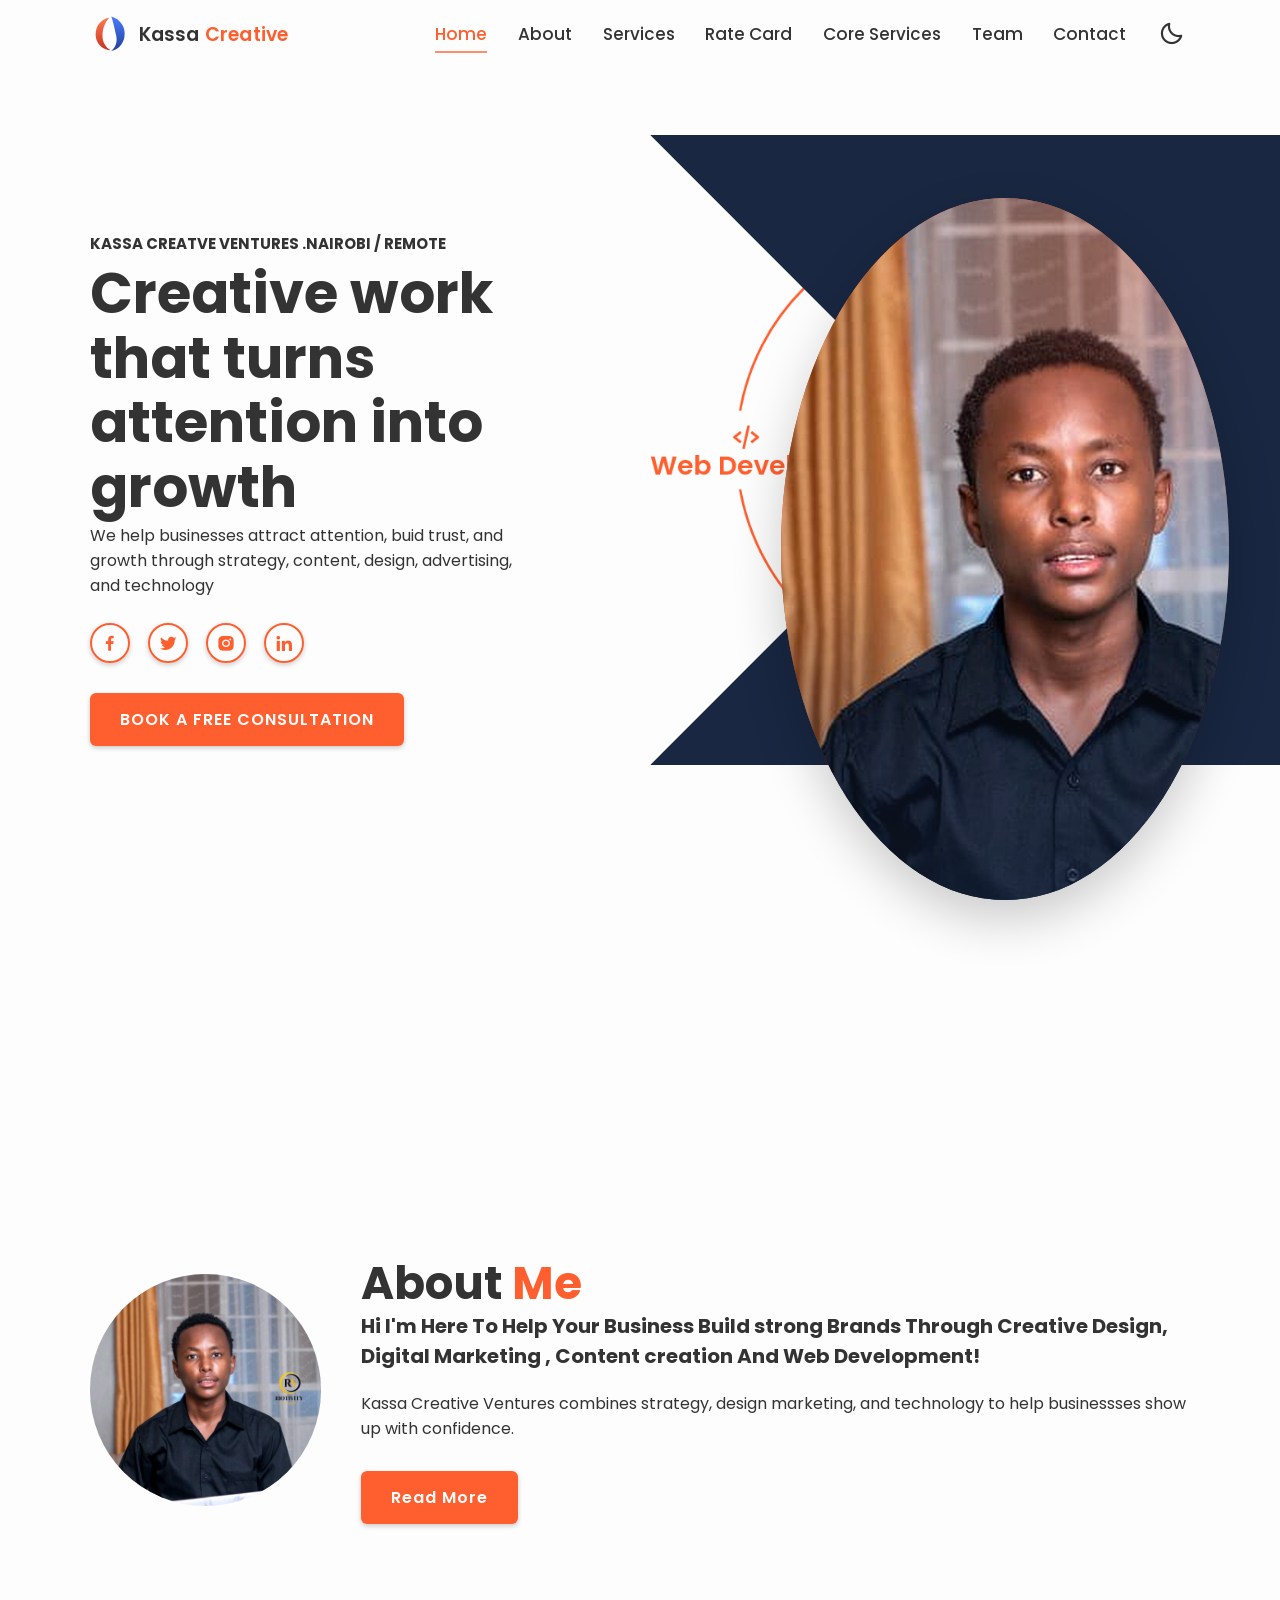
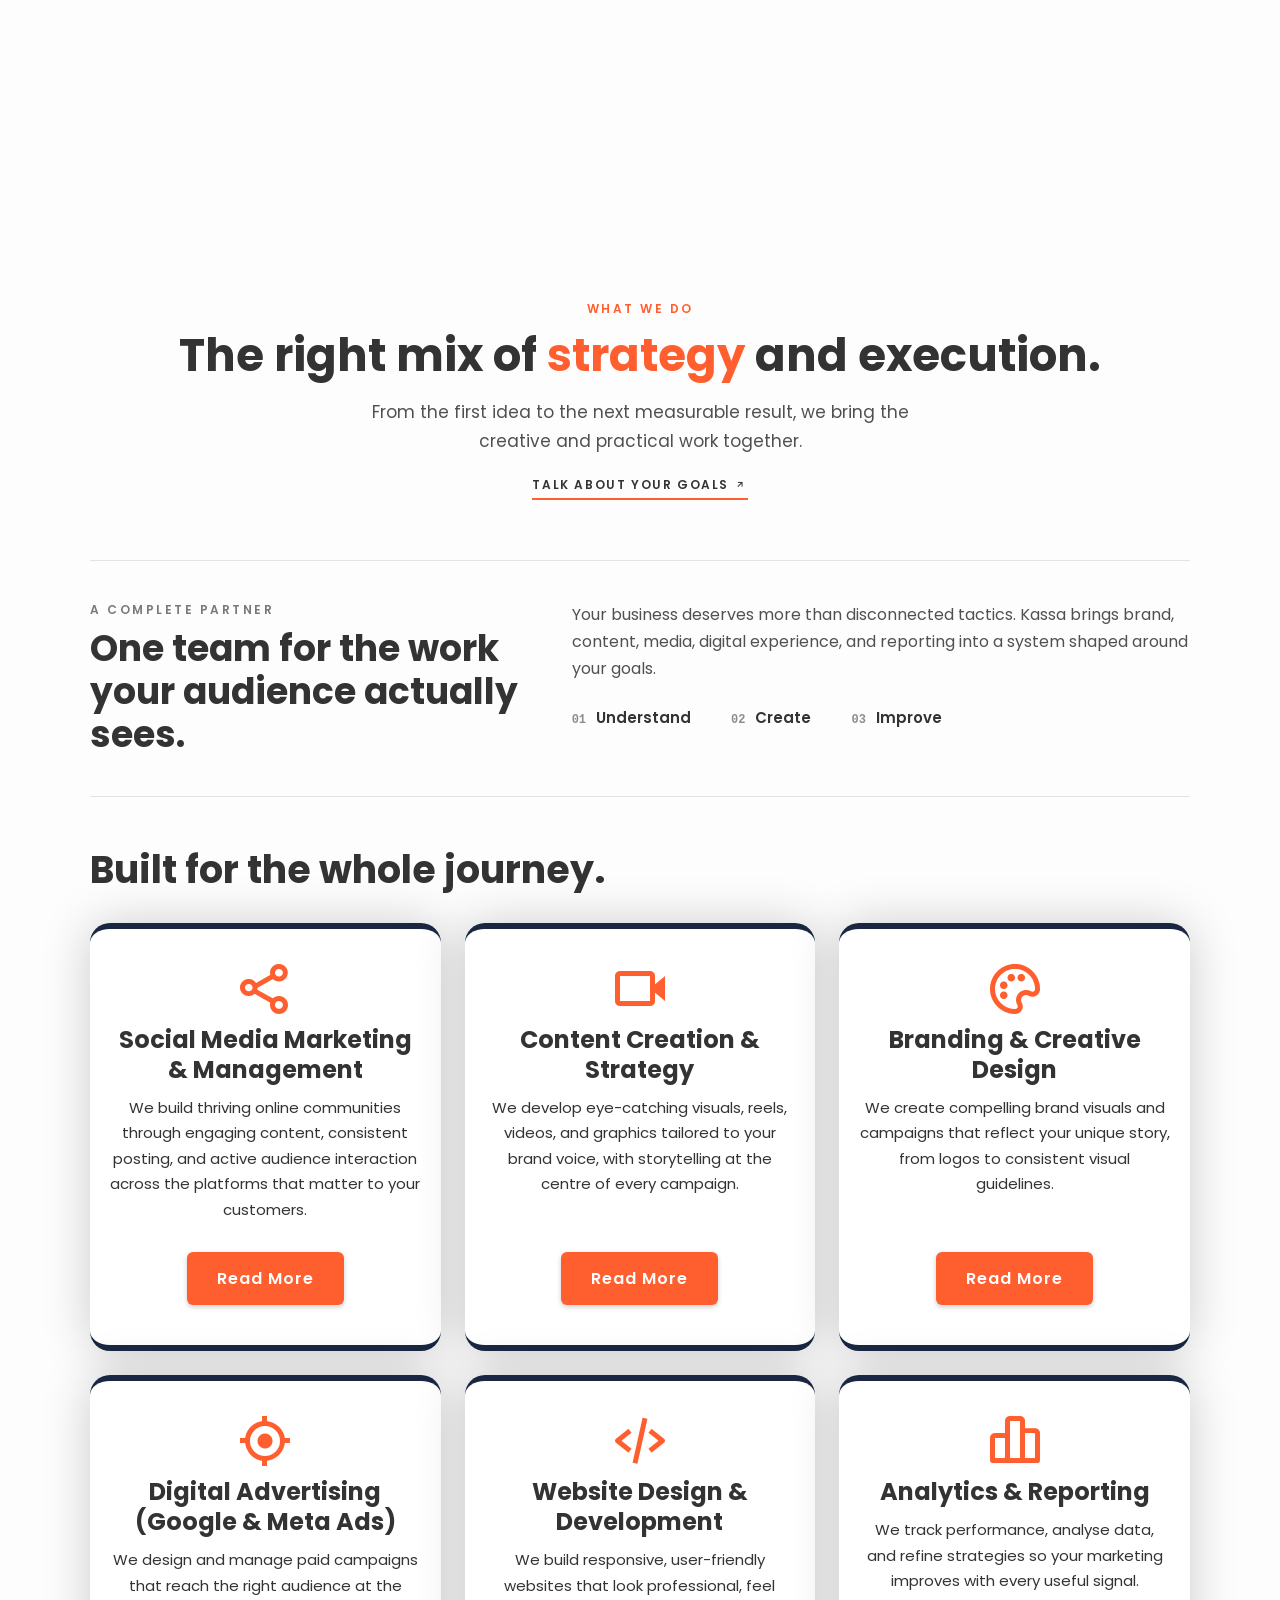
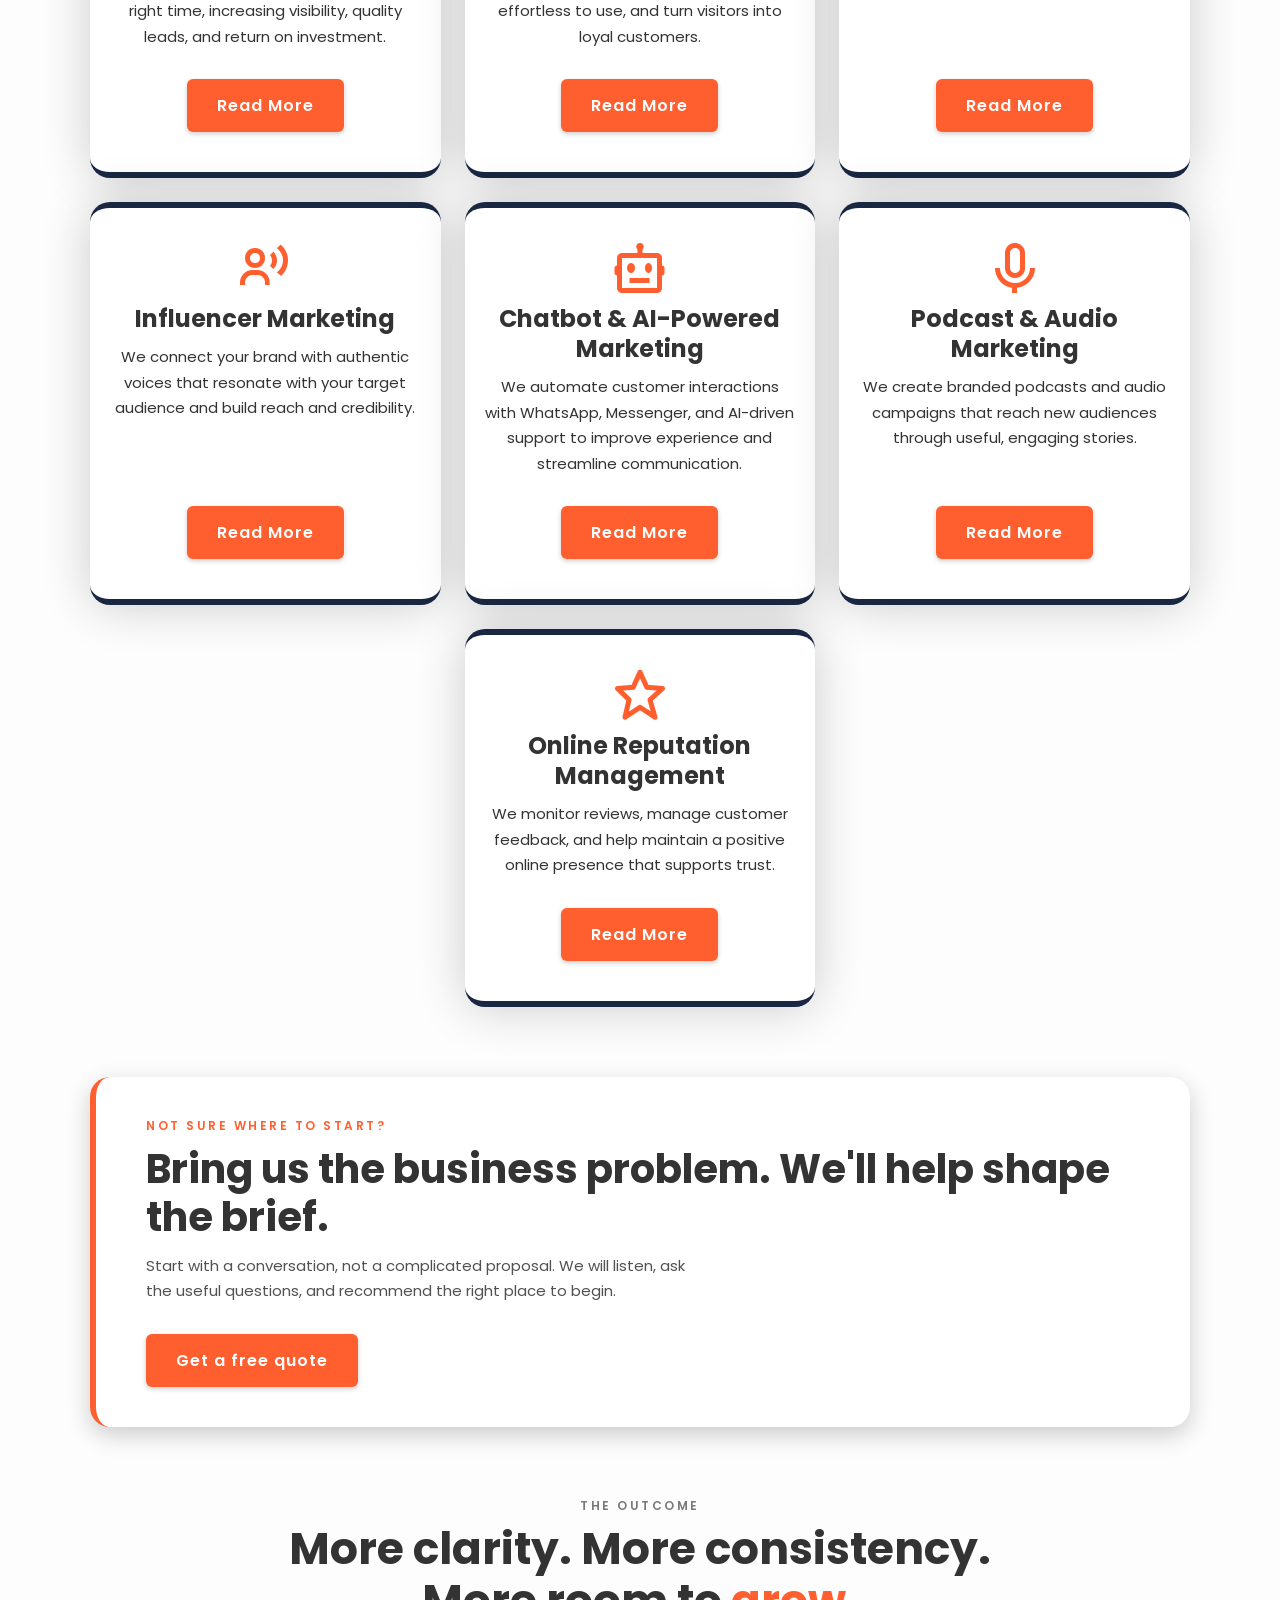
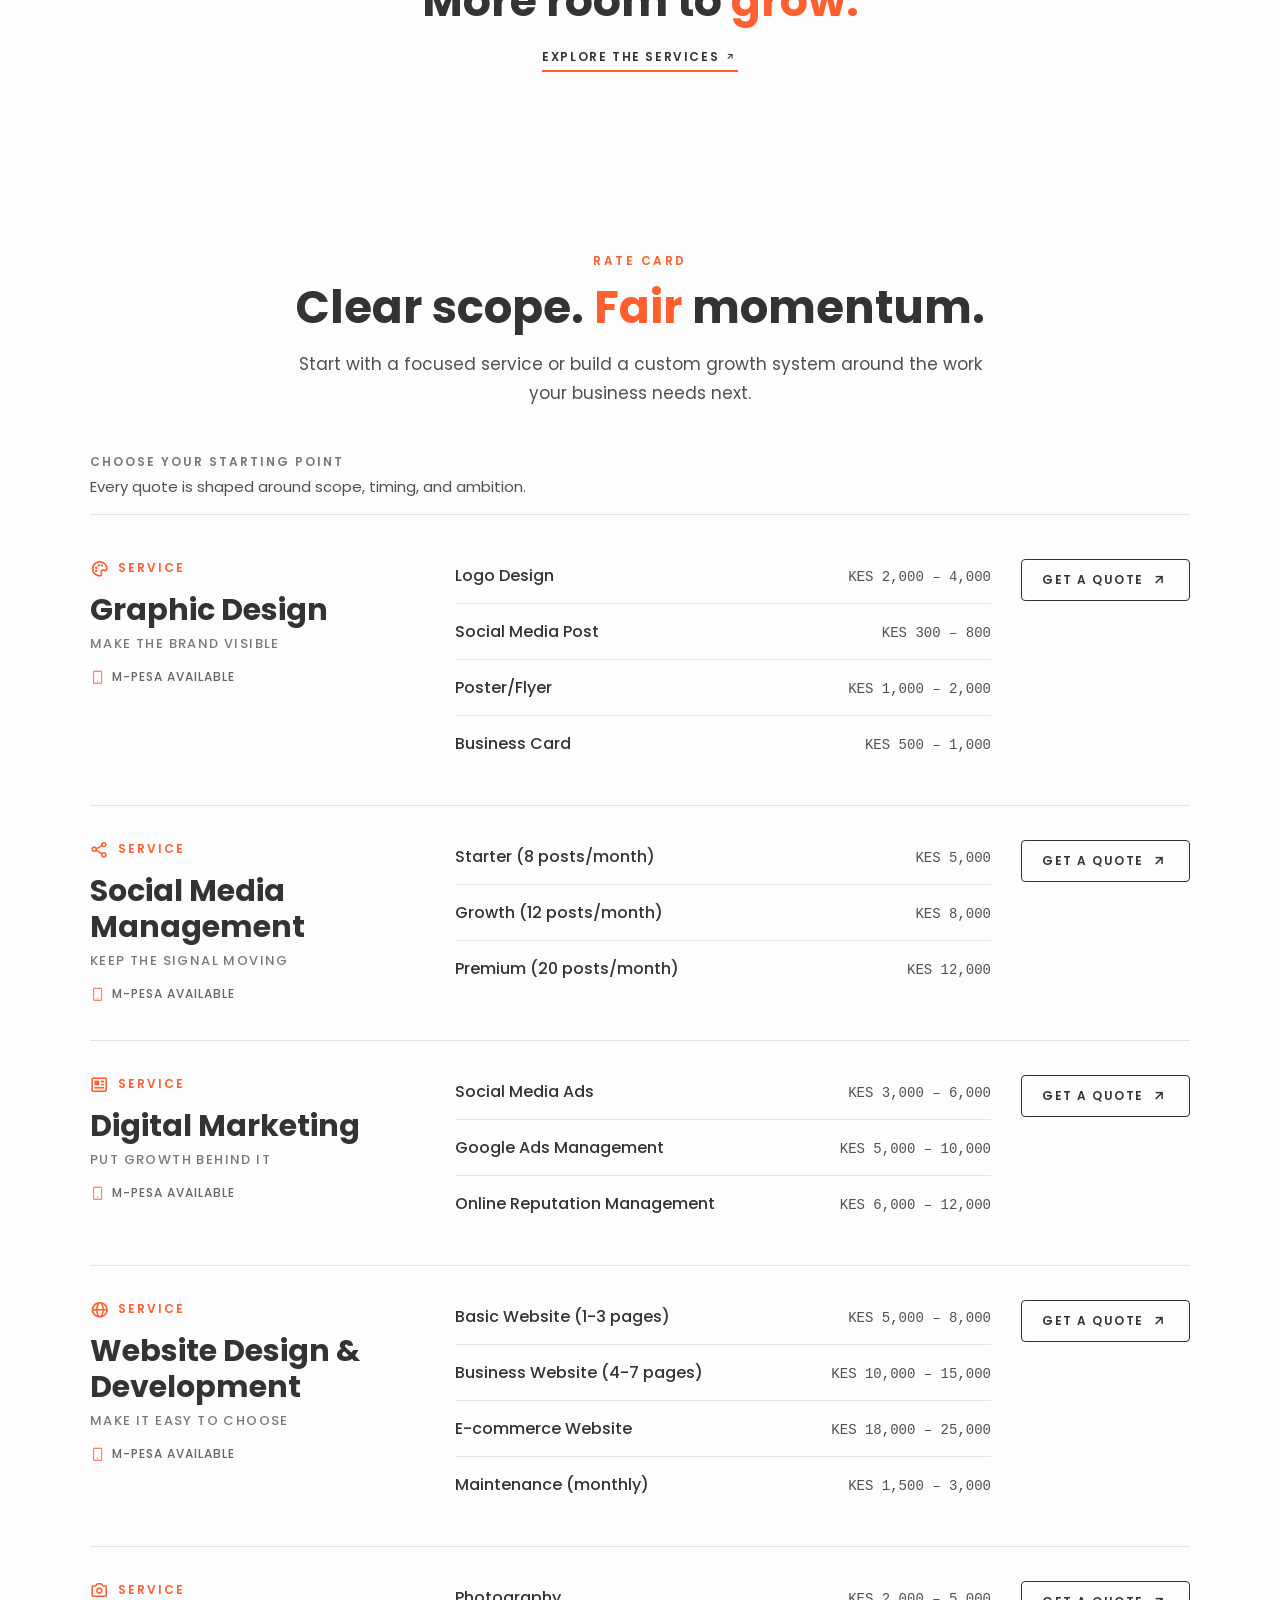
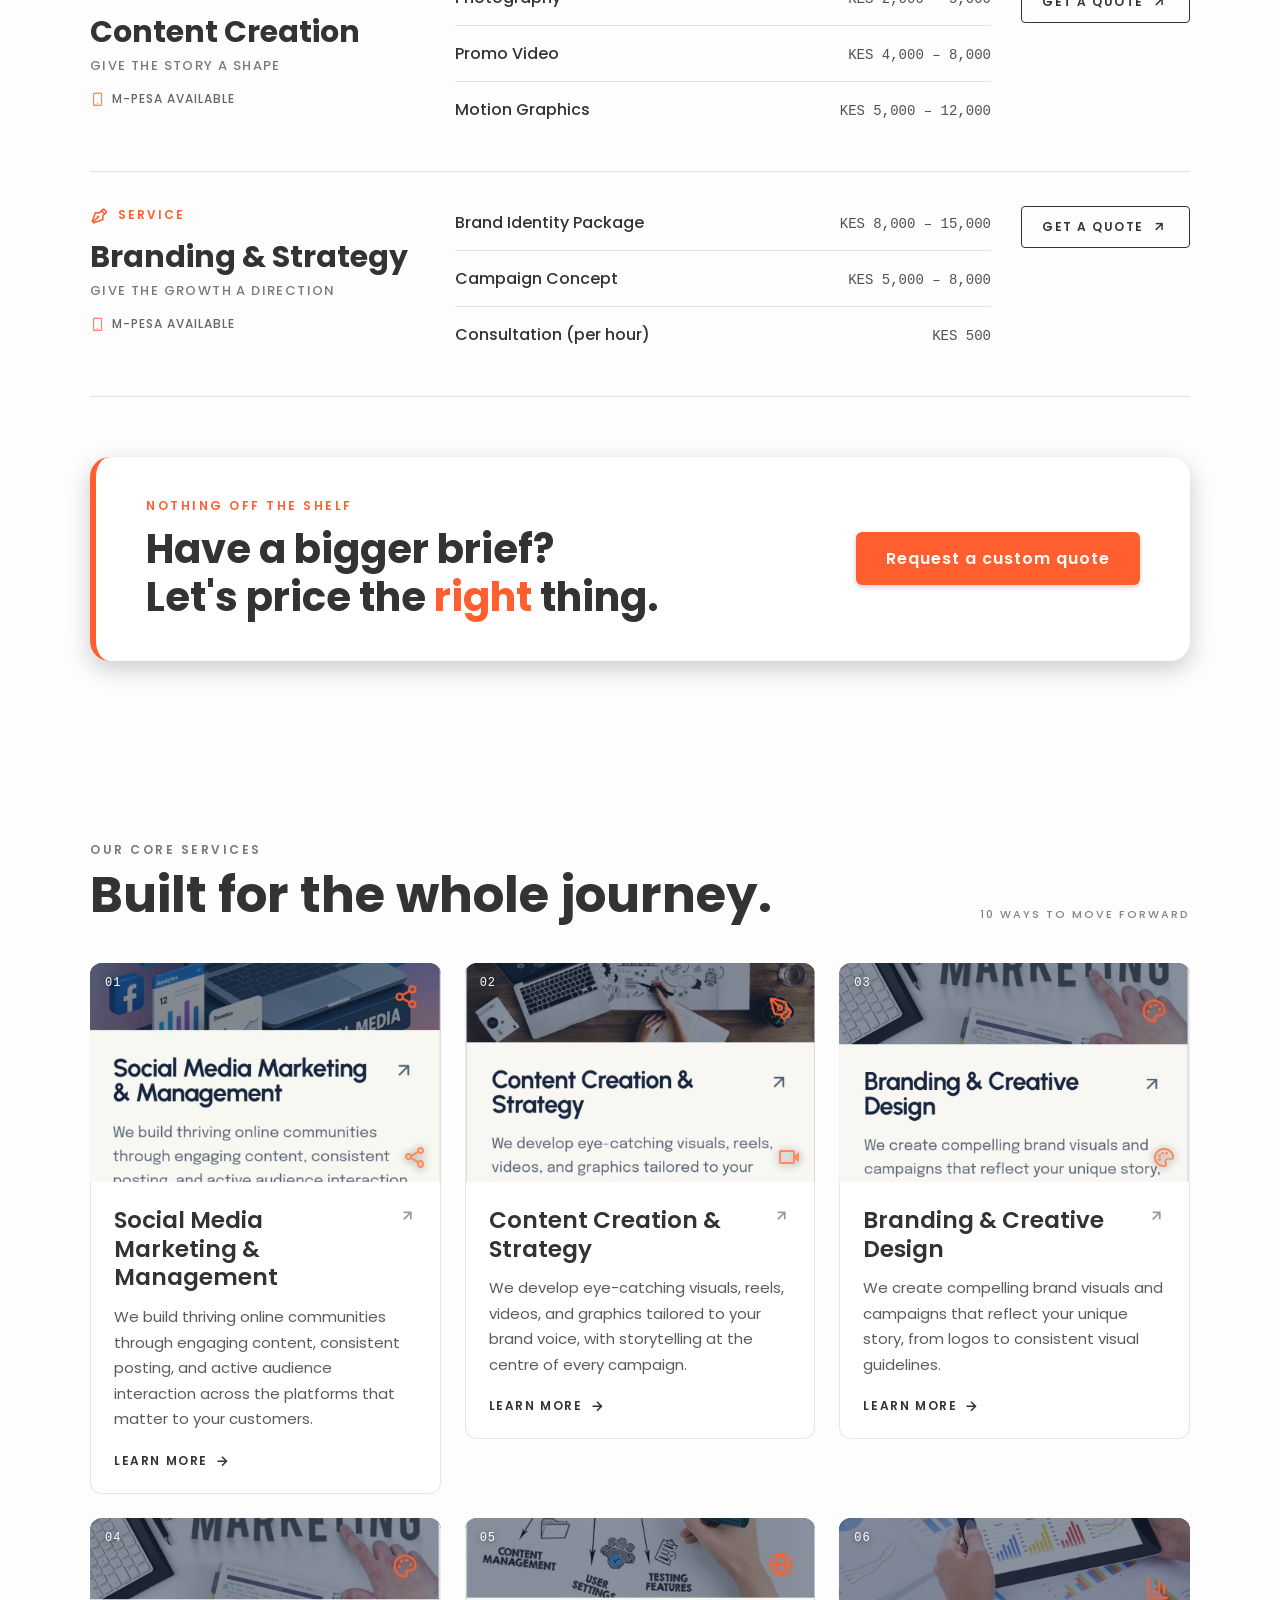
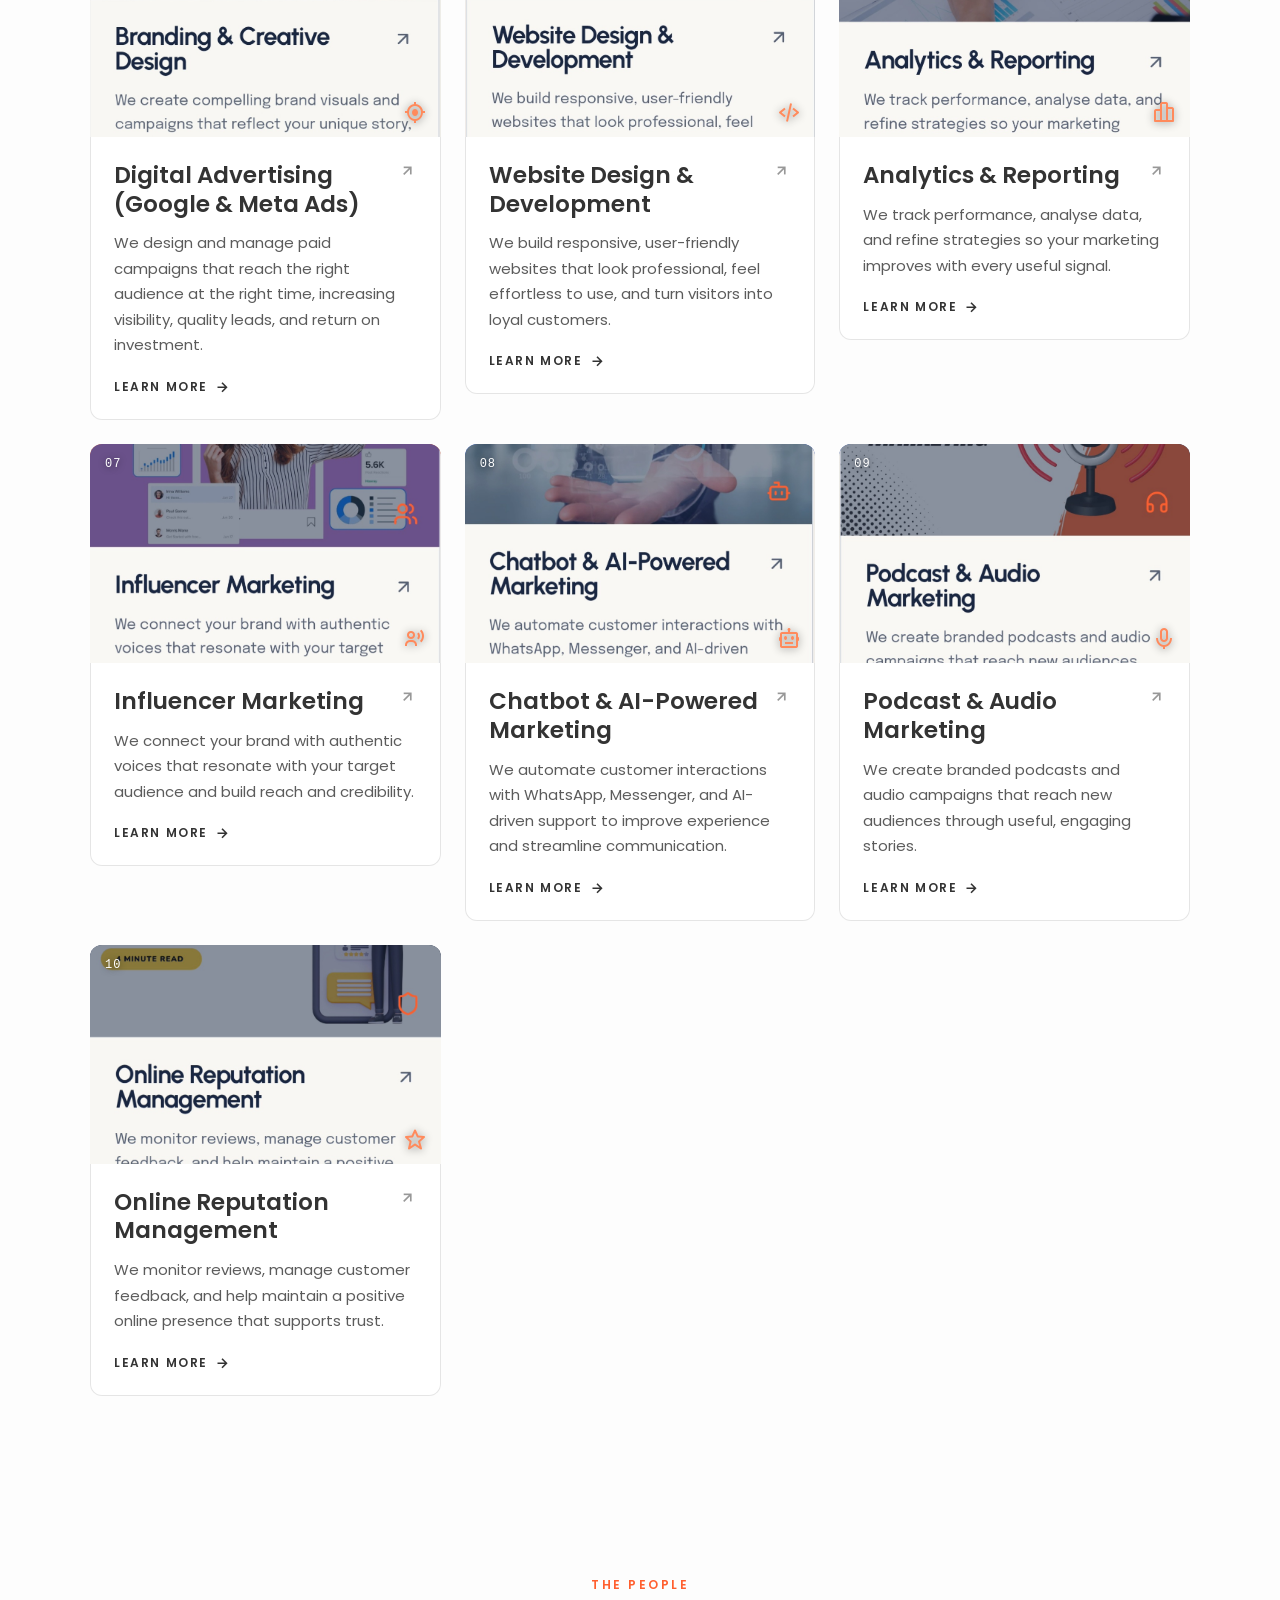
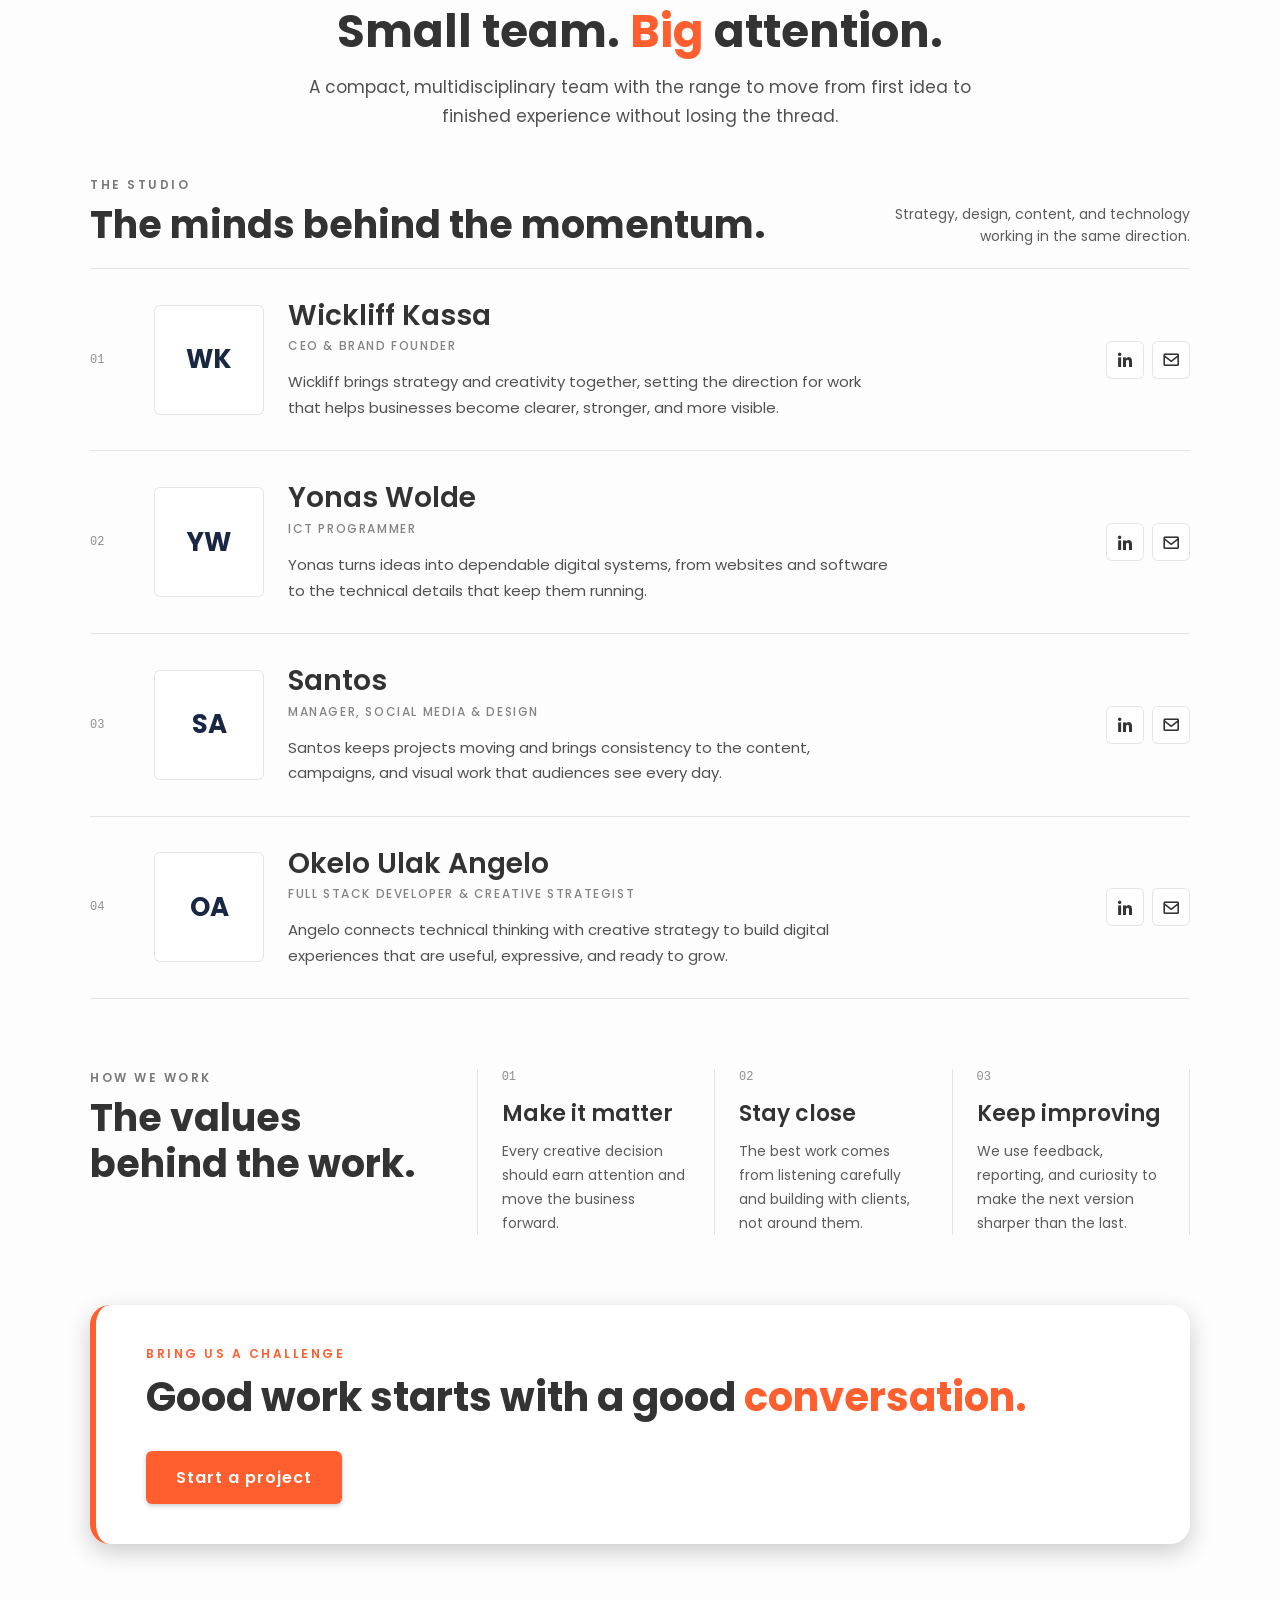
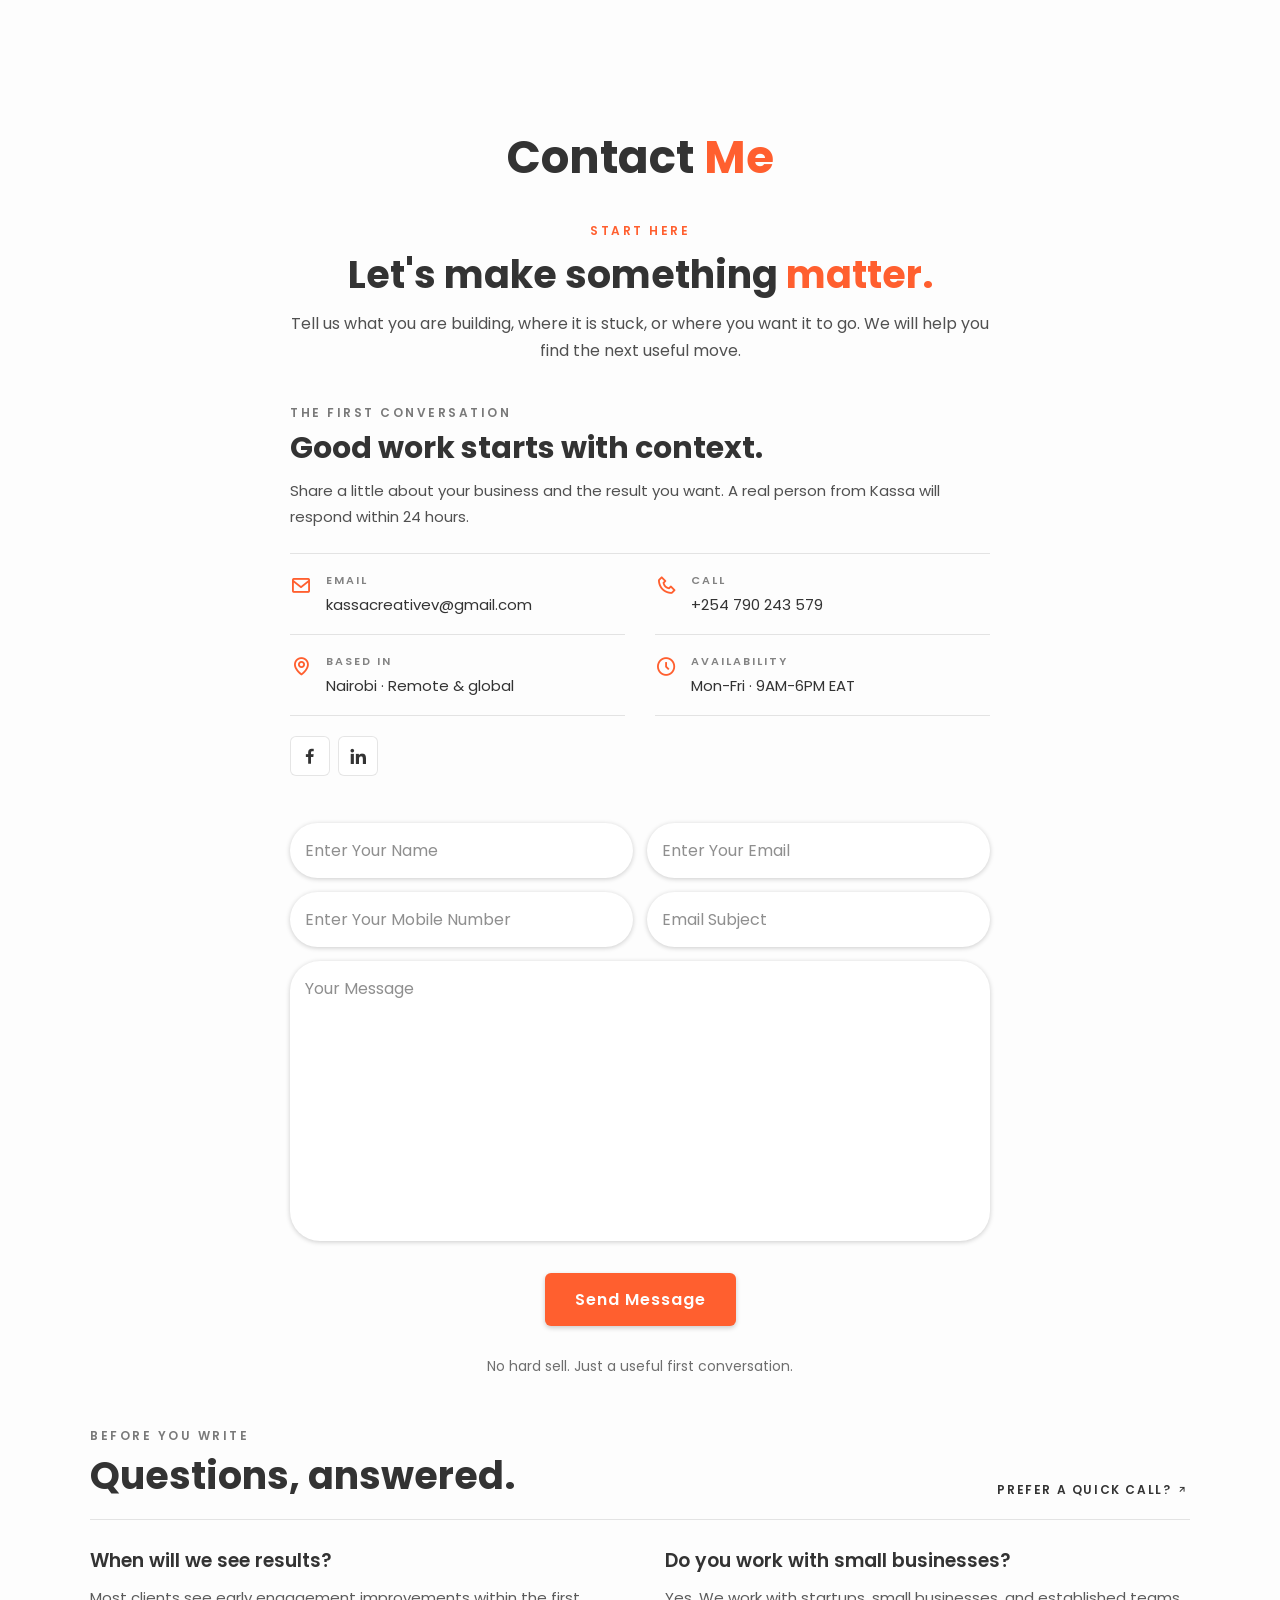
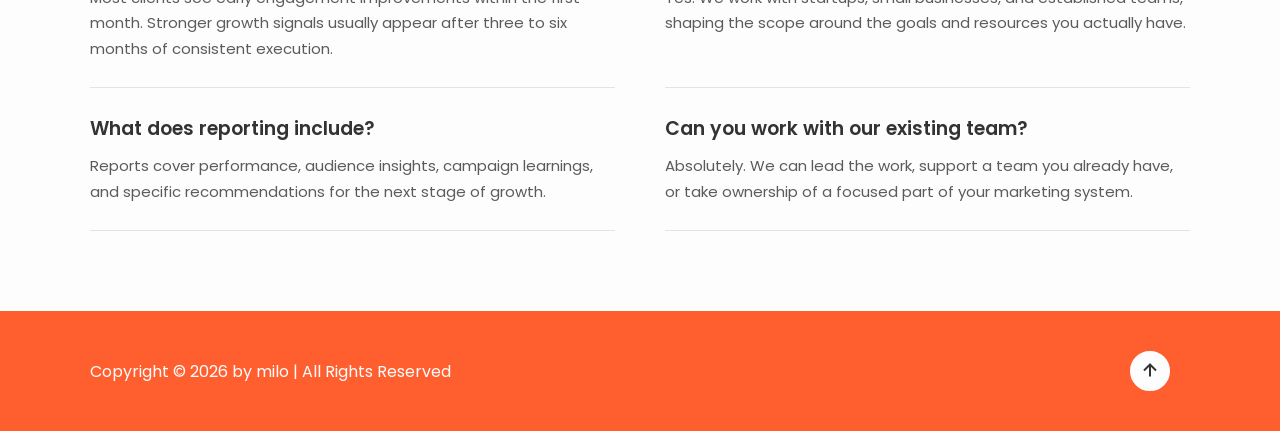
<file: index.html>
<!DOCTYPE html>
<html lang="en">
<head>
    <meta charset="UTF-8">
    <meta name="viewport" content="width=device-width, initial-scale=1.0">
    <meta name="description" content="Portfolio of Kassa Ventures: web development, design and photography.">
    <meta name="theme-color" content="#fdfdfd">
    <script>
      /* Apply saved/system theme before first paint (prevents a flash of the wrong theme) */
      (function(){var t;try{t=localStorage.getItem('theme')}catch(e){}
      if(t!=='light'&&t!=='dark'){t=window.matchMedia&&matchMedia('(prefers-color-scheme: dark)').matches?'dark':'light'}
      document.documentElement.setAttribute('data-theme',t);})();
    </script>
    <title>Kassa Creative Ventures | Portfolio</title>
    <link rel="icon" type="image/svg+xml" href="images/logo.svg">

    <!-- customs css -->
    <link rel="stylesheet" href="style.css">
    <link rel="preconnect" href="https://fonts.googleapis.com">
    <link rel="preconnect" href="https://fonts.gstatic.com" crossorigin>
    <link href="https://fonts.googleapis.com/css2?family=Poppins:wght@400;500;600;700&display=swap" rel="stylesheet">
    <link href='https://unpkg.com/boxicons@2.1.4/css/boxicons.min.css' rel='stylesheet'>
</head>
<body>

    <!-- Header designs -->

        <header class="header">
            <a href="#home" class="logo" aria-label="Kassa Creative Ventures - home">
                <img src="images/logo.svg" alt="" width="40" height="40">
                <span class="logo-text">Kassa <b>Creative</b></span>
            </a>
            <nav class="nav-bar" id="nav" aria-label="Main">
                <a href="#home" class="active">Home</a>
                <a href="#about">About</a>
                <a href="#services">Services</a>
                <a href="#rate-card">Rate Card</a>
                <a href="#core-services">Core Services</a>
                <a href="#team">Team</a>
                <a href="#contact">Contact</a>
            </nav>
            <button type="button" class="icon-btn" id="darkMode-icon" aria-label="Switch to dark mode" aria-pressed="false">
                <i class='bx bx-moon' aria-hidden="true"></i><i class='bx bx-sun' aria-hidden="true"></i>
            </button>
            <button type="button" class="icon-btn" id="menu-icon" aria-label="Open menu" aria-expanded="false" aria-controls="nav">
                <i class='bx bx-menu' aria-hidden="true"></i>
            </button>
        </header>

        <main>
        <!-- Home section designs -->
         <section class="home" id="home">
            <div class="home-content">
                <h3>KASSA CREATVE VENTURES .NAIROBI / REMOTE</h3>
                <h1>Creative work that turns attention into growth</h1>
                <p>We help businesses attract attention, buid trust, and growth through strategy, content, design, advertising, and technology</p>
                <div class="social-media">
                    <a href="#"><i class='bx bxl-facebook'></i></a>
                    <a href="#"><i class='bx bxl-twitter'></i></a>
                    <a href="#"><i class='bx bxl-instagram-alt'></i></a>
                    <a href="#"><i class='bx bxl-linkedin' ></i></a>
                </div>
                <a href="#" class="btn">BOOK A FREE CONSULTATION</a>

            </div>
            <div class="profession-container">
                <div class="profession-box">
                    <div class="profession" style="--i:0">
                        <i class='bx bx-code-alt'></i>
                        <h3>Web Developer</h3>
                    </div>

                    <div class="profession" style="--i:1">
                        <i class='bx bx-microphone'></i>
                        <h3>Podcast and<br>Audio Marketing</h3>
                    </div>

                    <div class="profession" style="--i:2">
                        <i class='bx bx-palette' ></i>
                        <h3>Web Designer</h3>
                    </div>

                    <div class="profession" style="--i:3">
                        <i class='bx bx-video'></i>
                        <h3>Content Creation</h3>
                    </div>

                    <div class="circle"></div>
                </div>
                <div class="overlay"></div>
            </div>

            <div class="home-img">
                <img src="images/hero.jpg" alt="Portrait of Kassa Ventures" width="1000" height="904" fetchpriority="high">
            </div>
         </section>

         <!-- About section designs -->
          <section class="about" id="about">
            <div class="about-img">
                <img src="images/image copy 6.png" alt="Kassa Ventures with a laptop" width="500" height="750" loading="lazy" decoding="async">
            </div>
            <div class="about-content">
                <h2 class="heading">About <span>Me</span></h2>
                <h3>Hi I'm Here To Help Your Business Build strong Brands Through Creative Design, Digital Marketing , Content creation And Web Development!</h3>
                <p>Kassa Creative Ventures combines strategy, design marketing, and technology to help businessses show up with confidence.</p>
                <a href="about.html" class="btn">Read More</a>
            </div>
          </section>

          <!-- Services section designs -->
           <section class="services" id="services">
            <p class="rc-eyebrow">What we do</p>
            <h2 class="heading">The right mix of <span>strategy</span> and execution.</h2>
            <p class="sv-lead">From the first idea to the next measurable result, we bring the creative and practical work together.</p>
            <a href="#contact" class="sv-link">Talk about your goals <i class="bx bx-up-arrow-alt" aria-hidden="true" style="transform:rotate(45deg)"></i></a>

            <div class="sv-partner">
                <div>
                    <p class="tm-kicker">A complete partner</p>
                    <h3>One team for the work your audience actually sees.</h3>
                </div>
                <div>
                    <p class="sv-partner-text">Your business deserves more than disconnected tactics. Kassa brings brand, content, media, digital experience, and reporting into a system shaped around your goals.</p>
                    <ol class="sv-steps">
                        <li><span class="tm-num">01</span> Understand</li>
                        <li><span class="tm-num">02</span> Create</li>
                        <li><span class="tm-num">03</span> Improve</li>
                    </ol>
                </div>
            </div>

            <h3 class="sv-sub">Built for the whole journey.</h3>
            <div class="services-container">
            <div class="services-box">
                <i class='bx bx-share-alt' aria-hidden="true"></i>
                <h3>Social Media Marketing &amp; Management</h3>
                <p>We build thriving online communities through engaging content, consistent posting, and active audience interaction across the platforms that matter to your customers.</p>
                <a href="#rate-card" class="btn">Read More</a>
            </div>

            <div class="services-box">
                <i class='bx bx-video' aria-hidden="true"></i>
                <h3>Content Creation &amp; Strategy</h3>
                <p>We develop eye-catching visuals, reels, videos, and graphics tailored to your brand voice, with storytelling at the centre of every campaign.</p>
                <a href="#rate-card" class="btn">Read More</a>
            </div>

            <div class="services-box">
                <i class='bx bx-palette' aria-hidden="true"></i>
                <h3>Branding &amp; Creative Design</h3>
                <p>We create compelling brand visuals and campaigns that reflect your unique story, from logos to consistent visual guidelines.</p>
                <a href="#rate-card" class="btn">Read More</a>
            </div>

            <div class="services-box">
                <i class='bx bx-target-lock' aria-hidden="true"></i>
                <h3>Digital Advertising (Google &amp; Meta Ads)</h3>
                <p>We design and manage paid campaigns that reach the right audience at the right time, increasing visibility, quality leads, and return on investment.</p>
                <a href="#rate-card" class="btn">Read More</a>
            </div>

            <div class="services-box">
                <i class='bx bx-code-alt' aria-hidden="true"></i>
                <h3>Website Design &amp; Development</h3>
                <p>We build responsive, user-friendly websites that look professional, feel effortless to use, and turn visitors into loyal customers.</p>
                <a href="#rate-card" class="btn">Read More</a>
            </div>

            <div class="services-box">
                <i class='bx bx-bar-chart-alt-2' aria-hidden="true"></i>
                <h3>Analytics &amp; Reporting</h3>
                <p>We track performance, analyse data, and refine strategies so your marketing improves with every useful signal.</p>
                <a href="#rate-card" class="btn">Read More</a>
            </div>

            <div class="services-box">
                <i class='bx bx-user-voice' aria-hidden="true"></i>
                <h3>Influencer Marketing</h3>
                <p>We connect your brand with authentic voices that resonate with your target audience and build reach and credibility.</p>
                <a href="#rate-card" class="btn">Read More</a>
            </div>

            <div class="services-box">
                <i class='bx bx-bot' aria-hidden="true"></i>
                <h3>Chatbot &amp; AI-Powered Marketing</h3>
                <p>We automate customer interactions with WhatsApp, Messenger, and AI-driven support to improve experience and streamline communication.</p>
                <a href="#rate-card" class="btn">Read More</a>
            </div>

            <div class="services-box">
                <i class='bx bx-microphone' aria-hidden="true"></i>
                <h3>Podcast &amp; Audio Marketing</h3>
                <p>We create branded podcasts and audio campaigns that reach new audiences through useful, engaging stories.</p>
                <a href="#rate-card" class="btn">Read More</a>
            </div>

            <div class="services-box">
                <i class='bx bx-star' aria-hidden="true"></i>
                <h3>Online Reputation Management</h3>
                <p>We monitor reviews, manage customer feedback, and help maintain a positive online presence that supports trust.</p>
                <a href="#rate-card" class="btn">Read More</a>
            </div>

            </div>

            <div class="rc-custom">
                <div>
                    <p class="rc-eyebrow">Not sure where to start?</p>
                    <h3>Bring us the business problem. We'll help shape the brief.</h3>
                    <p class="sv-cta-text">Start with a conversation, not a complicated proposal. We will listen, ask the useful questions, and recommend the right place to begin.</p>
                </div>
                <a href="#contact" class="btn">Get a free quote</a>
            </div>

            <div class="sv-outcome">
                <p class="tm-kicker">The outcome</p>
                <h3>More clarity. More consistency. More room to <span>grow.</span></h3>
                <a href="#core-services" class="sv-link">Explore the services <i class="bx bx-up-arrow-alt" aria-hidden="true" style="transform:rotate(45deg)"></i></a>
            </div>
           </section>

           <!-- Rate card section -->

           <section class="rate-card" id="rate-card">
            <p class="rc-eyebrow">Rate Card</p>
            <div class="rc-intro">
                <h2 class="heading">Clear scope. <span>Fair</span> momentum.</h2>
                <p>Start with a focused service or build a custom growth system around the work your business needs next.</p>
            </div>
            <div class="rc-note">
                <h3>Choose your starting point</h3>
                <p>Every quote is shaped around scope, timing, and ambition.</p>
            </div>
            <div class="rc-list">
                <article class="rc-service">
                    <div class="rc-info">
                        <span class="rc-label"><i class="bx bx-palette" aria-hidden="true"></i> Service</span>
                        <h3>Graphic Design</h3>
                        <p class="rc-tag">Make the brand visible</p>
                        <p class="rc-mpesa"><i class="bx bx-mobile-alt" aria-hidden="true"></i> M-Pesa available</p>
                    </div>
                    <ul class="rc-items">
                        <li><span class="rc-name">Logo Design</span><span class="rc-price">KES 2,000 – 4,000</span></li>
                        <li><span class="rc-name">Social Media Post</span><span class="rc-price">KES 300 – 800</span></li>
                        <li><span class="rc-name">Poster/Flyer</span><span class="rc-price">KES 1,000 – 2,000</span></li>
                        <li><span class="rc-name">Business Card</span><span class="rc-price">KES 500 – 1,000</span></li>
                    </ul>
                    <a href="#contact" class="rc-quote">Get a quote <i class="bx bx-up-arrow-alt" aria-hidden="true" style="transform:rotate(45deg)"></i></a>
                </article>
                <article class="rc-service">
                    <div class="rc-info">
                        <span class="rc-label"><i class="bx bx-share-alt" aria-hidden="true"></i> Service</span>
                        <h3>Social Media Management</h3>
                        <p class="rc-tag">Keep the signal moving</p>
                        <p class="rc-mpesa"><i class="bx bx-mobile-alt" aria-hidden="true"></i> M-Pesa available</p>
                    </div>
                    <ul class="rc-items">
                        <li><span class="rc-name">Starter (8 posts/month)</span><span class="rc-price">KES 5,000</span></li>
                        <li><span class="rc-name">Growth (12 posts/month)</span><span class="rc-price">KES 8,000</span></li>
                        <li><span class="rc-name">Premium (20 posts/month)</span><span class="rc-price">KES 12,000</span></li>
                    </ul>
                    <a href="#contact" class="rc-quote">Get a quote <i class="bx bx-up-arrow-alt" aria-hidden="true" style="transform:rotate(45deg)"></i></a>
                </article>
                <article class="rc-service">
                    <div class="rc-info">
                        <span class="rc-label"><i class="bx bx-news" aria-hidden="true"></i> Service</span>
                        <h3>Digital Marketing</h3>
                        <p class="rc-tag">Put growth behind it</p>
                        <p class="rc-mpesa"><i class="bx bx-mobile-alt" aria-hidden="true"></i> M-Pesa available</p>
                    </div>
                    <ul class="rc-items">
                        <li><span class="rc-name">Social Media Ads</span><span class="rc-price">KES 3,000 – 6,000</span></li>
                        <li><span class="rc-name">Google Ads Management</span><span class="rc-price">KES 5,000 – 10,000</span></li>
                        <li><span class="rc-name">Online Reputation Management</span><span class="rc-price">KES 6,000 – 12,000</span></li>
                    </ul>
                    <a href="#contact" class="rc-quote">Get a quote <i class="bx bx-up-arrow-alt" aria-hidden="true" style="transform:rotate(45deg)"></i></a>
                </article>
                <article class="rc-service">
                    <div class="rc-info">
                        <span class="rc-label"><i class="bx bx-globe" aria-hidden="true"></i> Service</span>
                        <h3>Website Design &amp; Development</h3>
                        <p class="rc-tag">Make it easy to choose</p>
                        <p class="rc-mpesa"><i class="bx bx-mobile-alt" aria-hidden="true"></i> M-Pesa available</p>
                    </div>
                    <ul class="rc-items">
                        <li><span class="rc-name">Basic Website (1-3 pages)</span><span class="rc-price">KES 5,000 – 8,000</span></li>
                        <li><span class="rc-name">Business Website (4-7 pages)</span><span class="rc-price">KES 10,000 – 15,000</span></li>
                        <li><span class="rc-name">E-commerce Website</span><span class="rc-price">KES 18,000 – 25,000</span></li>
                        <li><span class="rc-name">Maintenance (monthly)</span><span class="rc-price">KES 1,500 – 3,000</span></li>
                    </ul>
                    <a href="#contact" class="rc-quote">Get a quote <i class="bx bx-up-arrow-alt" aria-hidden="true" style="transform:rotate(45deg)"></i></a>
                </article>
                <article class="rc-service">
                    <div class="rc-info">
                        <span class="rc-label"><i class="bx bx-camera" aria-hidden="true"></i> Service</span>
                        <h3>Content Creation</h3>
                        <p class="rc-tag">Give the story a shape</p>
                        <p class="rc-mpesa"><i class="bx bx-mobile-alt" aria-hidden="true"></i> M-Pesa available</p>
                    </div>
                    <ul class="rc-items">
                        <li><span class="rc-name">Photography</span><span class="rc-price">KES 2,000 – 5,000</span></li>
                        <li><span class="rc-name">Promo Video</span><span class="rc-price">KES 4,000 – 8,000</span></li>
                        <li><span class="rc-name">Motion Graphics</span><span class="rc-price">KES 5,000 – 12,000</span></li>
                    </ul>
                    <a href="#contact" class="rc-quote">Get a quote <i class="bx bx-up-arrow-alt" aria-hidden="true" style="transform:rotate(45deg)"></i></a>
                </article>
                <article class="rc-service">
                    <div class="rc-info">
                        <span class="rc-label"><i class="bx bx-pen" aria-hidden="true"></i> Service</span>
                        <h3>Branding &amp; Strategy</h3>
                        <p class="rc-tag">Give the growth a direction</p>
                        <p class="rc-mpesa"><i class="bx bx-mobile-alt" aria-hidden="true"></i> M-Pesa available</p>
                    </div>
                    <ul class="rc-items">
                        <li><span class="rc-name">Brand Identity Package</span><span class="rc-price">KES 8,000 – 15,000</span></li>
                        <li><span class="rc-name">Campaign Concept</span><span class="rc-price">KES 5,000 – 8,000</span></li>
                        <li><span class="rc-name">Consultation (per hour)</span><span class="rc-price">KES 500</span></li>
                    </ul>
                    <a href="#contact" class="rc-quote">Get a quote <i class="bx bx-up-arrow-alt" aria-hidden="true" style="transform:rotate(45deg)"></i></a>
                </article>
            </div>
            <div class="rc-custom">
                <div>
                    <p class="rc-eyebrow">Nothing off the shelf</p>
                    <h3>Have a bigger brief?<br>Let's price the <span>right</span> thing.</h3>
                </div>
                <a href="#contact" class="btn">Request a custom quote</a>
            </div>
           </section>

           <!-- Core services section -->
           <section class="core" id="core-services">
            <div class="core-head">
                <div>
                    <p class="tm-kicker">Our core services</p>
                    <h2 class="core-title-h">Built for the whole journey.</h2>
                </div>
                <p class="core-count">10 ways to move forward</p>
            </div>
            <div class="core-grid">
                <article class="core-card">
                    <figure class="core-media">
                        <img src="images/social media.jpeg" alt="" width="640" height="400" loading="lazy" decoding="async" onerror="this.remove()">
                        <span class="core-num">01</span>
                        <i class='bx bx-share-alt core-ico' aria-hidden="true"></i>
                    </figure>
                    <div class="core-body">
                        <div class="core-title"><h3>Social Media Marketing &amp; Management</h3><i class='bx bx-up-arrow-alt core-arrow' aria-hidden="true"></i></div>
                        <p>We build thriving online communities through engaging content, consistent posting, and active audience interaction across the platforms that matter to your customers.</p>
                        <a href="#rate-card" class="core-more" aria-label="Learn more about Social Media Marketing and Management">Learn more <i class='bx bx-right-arrow-alt' aria-hidden="true"></i></a>
                    </div>
                </article>
                <article class="core-card">
                    <figure class="core-media">
                        <img src="images/content.jpeg" alt="" width="640" height="400" loading="lazy" decoding="async" onerror="this.remove()">
                        <span class="core-num">02</span>
                        <i class='bx bx-video core-ico' aria-hidden="true"></i>
                    </figure>
                    <div class="core-body">
                        <div class="core-title"><h3>Content Creation &amp; Strategy</h3><i class='bx bx-up-arrow-alt core-arrow' aria-hidden="true"></i></div>
                        <p>We develop eye-catching visuals, reels, videos, and graphics tailored to your brand voice, with storytelling at the centre of every campaign.</p>
                        <a href="#rate-card" class="core-more" aria-label="Learn more about Content Creation and Strategy">Learn more <i class='bx bx-right-arrow-alt' aria-hidden="true"></i></a>
                    </div>
                </article>
                <article class="core-card">
                    <figure class="core-media">
                        <img src="images/branding and creative 1.jpeg" alt="" width="640" height="400" loading="lazy" decoding="async" onerror="this.remove()">
                        <span class="core-num">03</span>
                        <i class='bx bx-palette core-ico' aria-hidden="true"></i>
                    </figure>
                    <div class="core-body">
                        <div class="core-title"><h3>Branding &amp; Creative Design</h3><i class='bx bx-up-arrow-alt core-arrow' aria-hidden="true"></i></div>
                        <p>We create compelling brand visuals and campaigns that reflect your unique story, from logos to consistent visual guidelines.</p>
                        <a href="#rate-card" class="core-more" aria-label="Learn more about Branding and Creative Design">Learn more <i class='bx bx-right-arrow-alt' aria-hidden="true"></i></a>
                    </div>
                </article>
                <article class="core-card">
                    <figure class="core-media">
                        <img src="images/branding and creative 1.jpeg" alt="" width="640" height="400" loading="lazy" decoding="async" onerror="this.remove()">
                        <span class="core-num">04</span>
                        <i class='bx bx-target-lock core-ico' aria-hidden="true"></i>
                    </figure>
                    <div class="core-body">
                        <div class="core-title"><h3>Digital Advertising (Google &amp; Meta Ads)</h3><i class='bx bx-up-arrow-alt core-arrow' aria-hidden="true"></i></div>
                        <p>We design and manage paid campaigns that reach the right audience at the right time, increasing visibility, quality leads, and return on investment.</p>
                        <a href="#rate-card" class="core-more" aria-label="Learn more about Digital Advertising (Google and Meta Ads)">Learn more <i class='bx bx-right-arrow-alt' aria-hidden="true"></i></a>
                    </div>
                </article>
                <article class="core-card">
                    <figure class="core-media">
                        <img src="images/image copy 4.png" alt="" width="640" height="400" loading="lazy" decoding="async" onerror="this.remove()">
                        <span class="core-num">05</span>
                        <i class='bx bx-code-alt core-ico' aria-hidden="true"></i>
                    </figure>
                    <div class="core-body">
                        <div class="core-title"><h3>Website Design &amp; Development</h3><i class='bx bx-up-arrow-alt core-arrow' aria-hidden="true"></i></div>
                        <p>We build responsive, user-friendly websites that look professional, feel effortless to use, and turn visitors into loyal customers.</p>
                        <a href="#rate-card" class="core-more" aria-label="Learn more about Website Design and Development">Learn more <i class='bx bx-right-arrow-alt' aria-hidden="true"></i></a>
                    </div>
                </article>
                <article class="core-card">
                    <figure class="core-media">
                        <img src="images/image copy 3.png" alt="" width="640" height="400" loading="lazy" decoding="async" onerror="this.remove()">
                        <span class="core-num">06</span>
                        <i class='bx bx-bar-chart-alt-2 core-ico' aria-hidden="true"></i>
                    </figure>
                    <div class="core-body">
                        <div class="core-title"><h3>Analytics &amp; Reporting</h3><i class='bx bx-up-arrow-alt core-arrow' aria-hidden="true"></i></div>
                        <p>We track performance, analyse data, and refine strategies so your marketing improves with every useful signal.</p>
                        <a href="#rate-card" class="core-more" aria-label="Learn more about Analytics and Reporting">Learn more <i class='bx bx-right-arrow-alt' aria-hidden="true"></i></a>
                    </div>
                </article>
                <article class="core-card">
                    <figure class="core-media">
                        <img src="images/image copy 2.png" alt="" width="640" height="400" loading="lazy" decoding="async" onerror="this.remove()">
                        <span class="core-num">07</span>
                        <i class='bx bx-user-voice core-ico' aria-hidden="true"></i>
                    </figure>
                    <div class="core-body">
                        <div class="core-title"><h3>Influencer Marketing</h3><i class='bx bx-up-arrow-alt core-arrow' aria-hidden="true"></i></div>
                        <p>We connect your brand with authentic voices that resonate with your target audience and build reach and credibility.</p>
                        <a href="#rate-card" class="core-more" aria-label="Learn more about Influencer Marketing">Learn more <i class='bx bx-right-arrow-alt' aria-hidden="true"></i></a>
                    </div>
                </article>
                <article class="core-card">
                    <figure class="core-media">
                        <img src="images/image copy.png" alt="" width="640" height="400" loading="lazy" decoding="async" onerror="this.remove()">
                        <span class="core-num">08</span>
                        <i class='bx bx-bot core-ico' aria-hidden="true"></i>
                    </figure>
                    <div class="core-body">
                        <div class="core-title"><h3>Chatbot &amp; AI-Powered Marketing</h3><i class='bx bx-up-arrow-alt core-arrow' aria-hidden="true"></i></div>
                        <p>We automate customer interactions with WhatsApp, Messenger, and AI-driven support to improve experience and streamline communication.</p>
                        <a href="#rate-card" class="core-more" aria-label="Learn more about Chatbot and AI-Powered Marketing">Learn more <i class='bx bx-right-arrow-alt' aria-hidden="true"></i></a>
                    </div>
                </article>
                <article class="core-card">
                    <figure class="core-media">
                        <img src="images/image.png" alt="" width="640" height="400" loading="lazy" decoding="async" onerror="this.remove()">
                        <span class="core-num">09</span>
                        <i class='bx bx-microphone core-ico' aria-hidden="true"></i>
                    </figure>
                    <div class="core-body">
                        <div class="core-title"><h3>Podcast &amp; Audio Marketing</h3><i class='bx bx-up-arrow-alt core-arrow' aria-hidden="true"></i></div>
                        <p>We create branded podcasts and audio campaigns that reach new audiences through useful, engaging stories.</p>
                        <a href="#rate-card" class="core-more" aria-label="Learn more about Podcast and Audio Marketing">Learn more <i class='bx bx-right-arrow-alt' aria-hidden="true"></i></a>
                    </div>
                </article>
                <article class="core-card">
                    <figure class="core-media">
                        <img src="images/rupatuttio.jpeg" alt="" width="640" height="400" loading="lazy" decoding="async" onerror="this.remove()">
                        <span class="core-num">10</span>
                        <i class='bx bx-star core-ico' aria-hidden="true"></i>
                    </figure>
                    <div class="core-body">
                        <div class="core-title"><h3>Online Reputation Management</h3><i class='bx bx-up-arrow-alt core-arrow' aria-hidden="true"></i></div>
                        <p>We monitor reviews, manage customer feedback, and help maintain a positive online presence that supports trust.</p>
                        <a href="#rate-card" class="core-more" aria-label="Learn more about Online Reputation Management">Learn more <i class='bx bx-right-arrow-alt' aria-hidden="true"></i></a>
                    </div>
                </article>
            </div>
           </section>

           <!-- Team section -->

           <section class="team" id="team">
            <p class="rc-eyebrow">The People</p>
            <div class="rc-intro">
                <h2 class="heading">Small team. <span>Big</span> attention.</h2>
                <p>A compact, multidisciplinary team with the range to move from first idea to finished experience without losing the thread.</p>
            </div>
            <div class="tm-head">
                <div>
                    <p class="tm-kicker">The Studio</p>
                    <h3>The minds behind the momentum.</h3>
                </div>
                <p class="tm-side">Strategy, design, content, and technology working in the same direction.</p>
            </div>
            <div class="tm-list">
                <article class="tm-member">
                    <span class="tm-num">01</span>
                    <div class="tm-avatar" aria-hidden="true">WK</div>
                    <div class="tm-body">
                        <h4>Wickliff Kassa</h4>
                        <p class="tm-role">CEO &amp; Brand Founder</p>
                        <p class="tm-bio">Wickliff brings strategy and creativity together, setting the direction for work that helps businesses become clearer, stronger, and more visible.</p>
                    </div>
                    <div class="tm-links">
                        <a href="#" aria-label="Wickliff Kassa on LinkedIn"><i class='bx bxl-linkedin' aria-hidden="true"></i></a>
                        <a href="#contact" aria-label="Email Wickliff Kassa"><i class='bx bx-envelope' aria-hidden="true"></i></a>
                    </div>
                </article>
                <article class="tm-member">
                    <span class="tm-num">02</span>
                    <div class="tm-avatar" aria-hidden="true">YW</div>
                    <div class="tm-body">
                        <h4>Yonas Wolde</h4>
                        <p class="tm-role">ICT Programmer</p>
                        <p class="tm-bio">Yonas turns ideas into dependable digital systems, from websites and software to the technical details that keep them running.</p>
                    </div>
                    <div class="tm-links">
                        <a href="#" aria-label="Yonas Wolde on LinkedIn"><i class='bx bxl-linkedin' aria-hidden="true"></i></a>
                        <a href="#contact" aria-label="Email Yonas Wolde"><i class='bx bx-envelope' aria-hidden="true"></i></a>
                    </div>
                </article>
                <article class="tm-member">
                    <span class="tm-num">03</span>
                    <div class="tm-avatar" aria-hidden="true">SA</div>
                    <div class="tm-body">
                        <h4>Santos</h4>
                        <p class="tm-role">Manager, Social Media &amp; Design</p>
                        <p class="tm-bio">Santos keeps projects moving and brings consistency to the content, campaigns, and visual work that audiences see every day.</p>
                    </div>
                    <div class="tm-links">
                        <a href="#" aria-label="Santos on LinkedIn"><i class='bx bxl-linkedin' aria-hidden="true"></i></a>
                        <a href="#contact" aria-label="Email Santos"><i class='bx bx-envelope' aria-hidden="true"></i></a>
                    </div>
                </article>
                <article class="tm-member">
                    <span class="tm-num">04</span>
                    <div class="tm-avatar" aria-hidden="true">OA</div>
                    <div class="tm-body">
                        <h4>Okelo Ulak Angelo</h4>
                        <p class="tm-role">Full Stack Developer &amp; Creative Strategist</p>
                        <p class="tm-bio">Angelo connects technical thinking with creative strategy to build digital experiences that are useful, expressive, and ready to grow.</p>
                    </div>
                    <div class="tm-links">
                        <a href="#" aria-label="Okelo Ulak Angelo on LinkedIn"><i class='bx bxl-linkedin' aria-hidden="true"></i></a>
                        <a href="#contact" aria-label="Email Okelo Ulak Angelo"><i class='bx bx-envelope' aria-hidden="true"></i></a>
                    </div>
                </article>
            </div>
            <div class="tm-values">
                <div class="tm-values-head">
                    <p class="tm-kicker">How we work</p>
                    <h3>The values behind the work.</h3>
                </div>
                <ol class="tm-values-list">
                    <li>
                        <span class="tm-num">01</span>
                        <h4>Make it matter</h4>
                        <p>Every creative decision should earn attention and move the business forward.</p>
                    </li>
                    <li>
                        <span class="tm-num">02</span>
                        <h4>Stay close</h4>
                        <p>The best work comes from listening carefully and building with clients, not around them.</p>
                    </li>
                    <li>
                        <span class="tm-num">03</span>
                        <h4>Keep improving</h4>
                        <p>We use feedback, reporting, and curiosity to make the next version sharper than the last.</p>
                    </li>
                </ol>
            </div>
            <div class="rc-custom">
                <div>
                    <p class="rc-eyebrow">Bring us a challenge</p>
                    <h3>Good work starts with a good <span>conversation.</span></h3>
                </div>
                <a href="#contact" class="btn">Start a project</a>
            </div>
           </section>

           <!-- Contact section -->

           <section class="contact" id="contact">
            <h2 class="heading">Contact <span>Me</span></h2>
            <div class="ct-lead">
                <p class="rc-eyebrow">Start here</p>
                <h3>Let's make something <span>matter.</span></h3>
                <p>Tell us what you are building, where it is stuck, or where you want it to go. We will help you find the next useful move.</p>
            </div>

            <div class="ct-info">
                <p class="tm-kicker">The first conversation</p>
                <h3>Good work starts with context.</h3>
                <p class="ct-info-text">Share a little about your business and the result you want. A real person from Kassa will respond within 24 hours.</p>
                <ul class="ct-details">
                    <li><i class="bx bx-envelope" aria-hidden="true"></i><div><p class="ct-label">Email</p><a href="mailto:kassacreativev@gmail.com">kassacreativev@gmail.com</a></div></li>
                    <li><i class="bx bx-phone" aria-hidden="true"></i><div><p class="ct-label">Call</p><a href="tel:+254790243579">+254 790 243 579</a></div></li>
                    <li><i class="bx bx-map" aria-hidden="true"></i><div><p class="ct-label">Based in</p><p class="ct-value">Nairobi · Remote &amp; global</p></div></li>
                    <li><i class="bx bx-time-five" aria-hidden="true"></i><div><p class="ct-label">Availability</p><p class="ct-value">Mon-Fri · 9AM-6PM EAT</p></div></li>
                </ul>
                <div class="ct-social">
                    <a href="#" aria-label="Kassa Creative on Facebook"><i class='bx bxl-facebook' aria-hidden="true"></i></a>
                    <a href="#" aria-label="Kassa Creative on LinkedIn"><i class='bx bxl-linkedin' aria-hidden="true"></i></a>
                </div>
            </div>


            <form action="#">
                <div class="input-box">
                    <label class="sr-only" for="name">Name</label>
                    <input type="text" id="name" name="name" placeholder="Enter Your Name" autocomplete="name" required>
                    <label class="sr-only" for="email">Email</label>
                    <input type="email" id="email" name="email" placeholder="Enter Your Email" autocomplete="email" required>
                </div>
                <div class="input-box">
                    <label class="sr-only" for="phone">Mobile number</label>
                    <input type="tel" id="phone" name="phone" placeholder="Enter Your Mobile Number" autocomplete="tel">
                    <label class="sr-only" for="subject">Subject</label>
                    <input type="text" id="subject" name="subject" placeholder="Email Subject">
                </div>
                <label class="sr-only" for="message">Message</label>
                <textarea id="message" name="message" rows="10" placeholder="Your Message" required></textarea>
                <input type="submit" value="Send Message" class="btn">
            </form>
            <p class="ct-note">No hard sell. Just a useful first conversation.</p>

            <div class="ct-faq">
                <div class="ct-faq-head">
                    <div>
                        <p class="tm-kicker">Before you write</p>
                        <h3>Questions, answered.</h3>
                    </div>
                    <a href="tel:+254790243579" class="ct-call">Prefer a quick call? <i class="bx bx-up-arrow-alt" aria-hidden="true" style="transform:rotate(45deg)"></i></a>
                </div>
                <div class="ct-faq-grid">
                    <div class="ct-faq-item">
                        <h4>When will we see results?</h4>
                        <p>Most clients see early engagement improvements within the first month. Stronger growth signals usually appear after three to six months of consistent execution.</p>
                    </div>
                    <div class="ct-faq-item">
                        <h4>Do you work with small businesses?</h4>
                        <p>Yes. We work with startups, small businesses, and established teams, shaping the scope around the goals and resources you actually have.</p>
                    </div>
                    <div class="ct-faq-item">
                        <h4>What does reporting include?</h4>
                        <p>Reports cover performance, audience insights, campaign learnings, and specific recommendations for the next stage of growth.</p>
                    </div>
                    <div class="ct-faq-item">
                        <h4>Can you work with our existing team?</h4>
                        <p>Absolutely. We can lead the work, support a team you already have, or take ownership of a focused part of your marketing system.</p>
                    </div>
                </div>
            </div>

           </section>

           </main>
           <!-- Footer design -->
            <footer class="footer">
                <div class="footer-text">
                    <p>Copyright &copy; 2026 by milo | All Rights Reserved</p>
                </div>

                <div class="footer-icontop">
                    <a href="#home"><i class='bx bx-up-arrow-alt'></i></a>

                </div>
            </footer>

  
    <script src="index.js"></script>
</body>
</html>
</file>
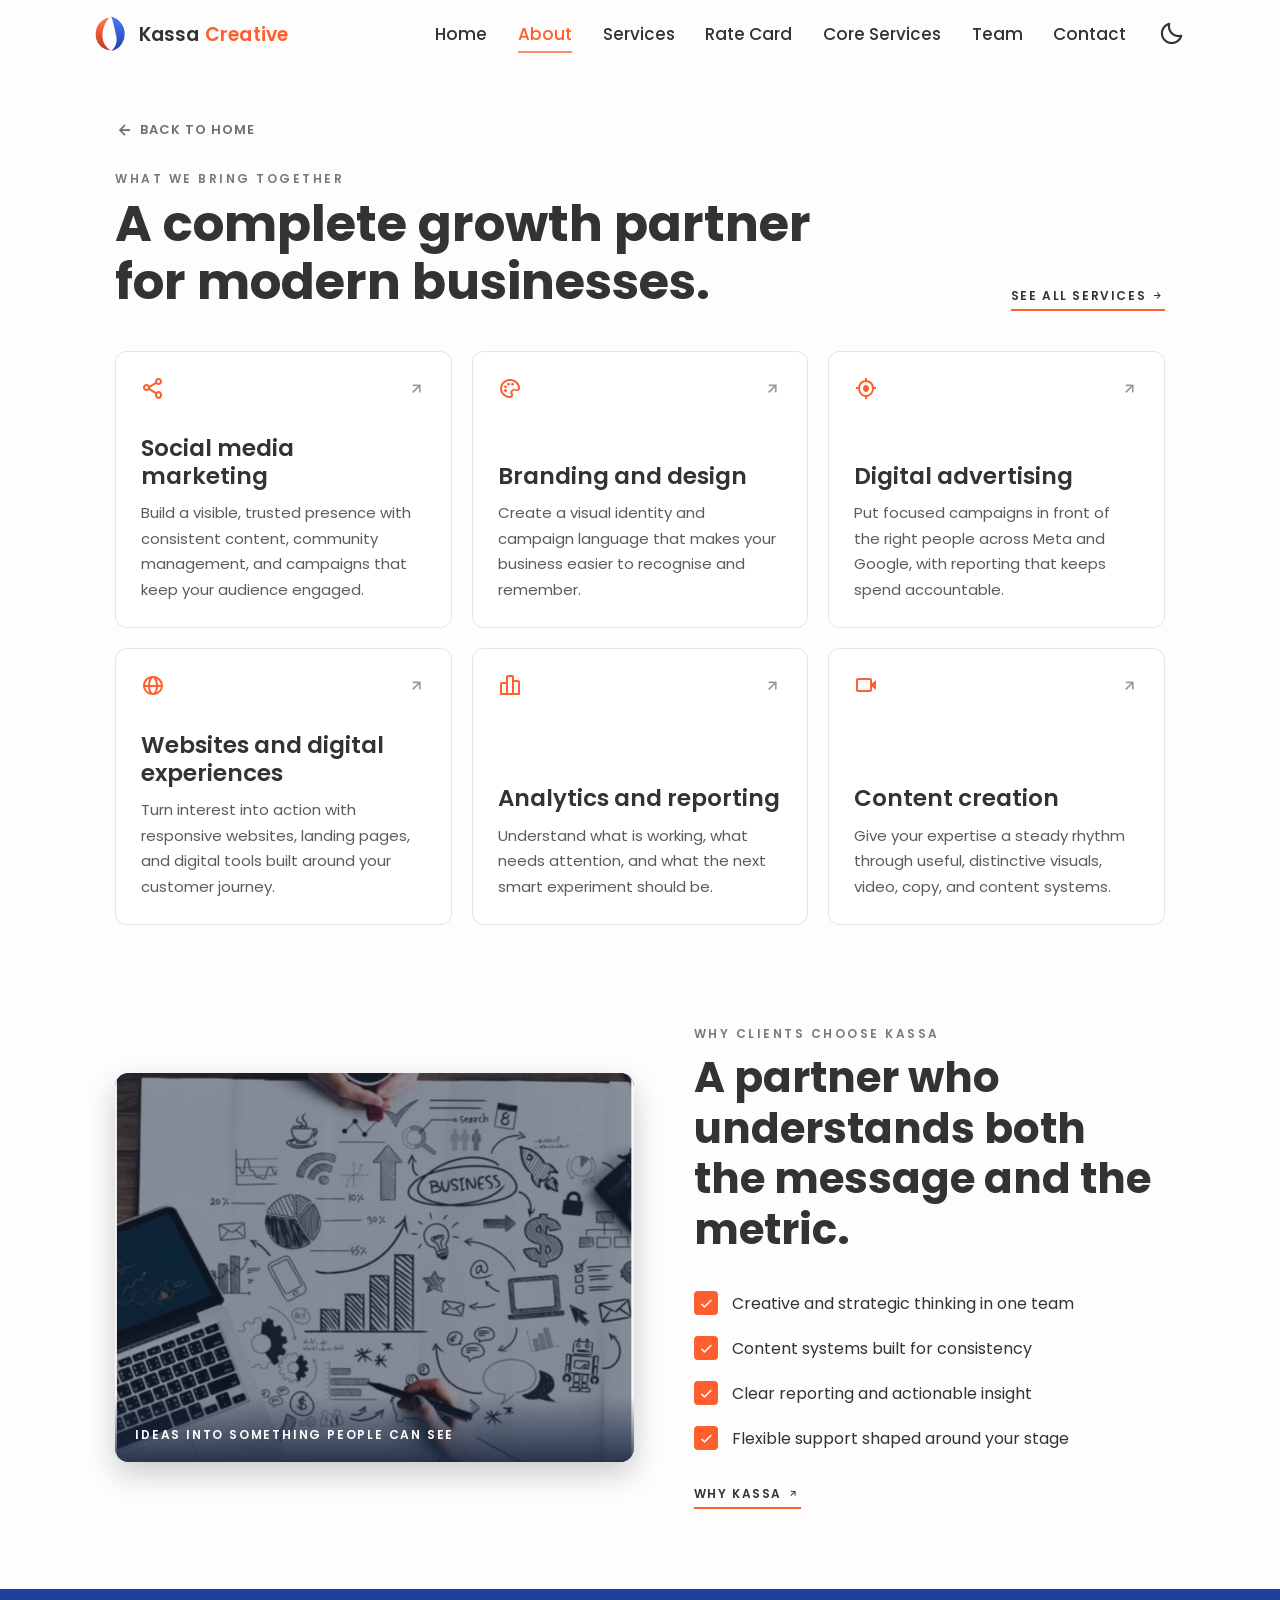
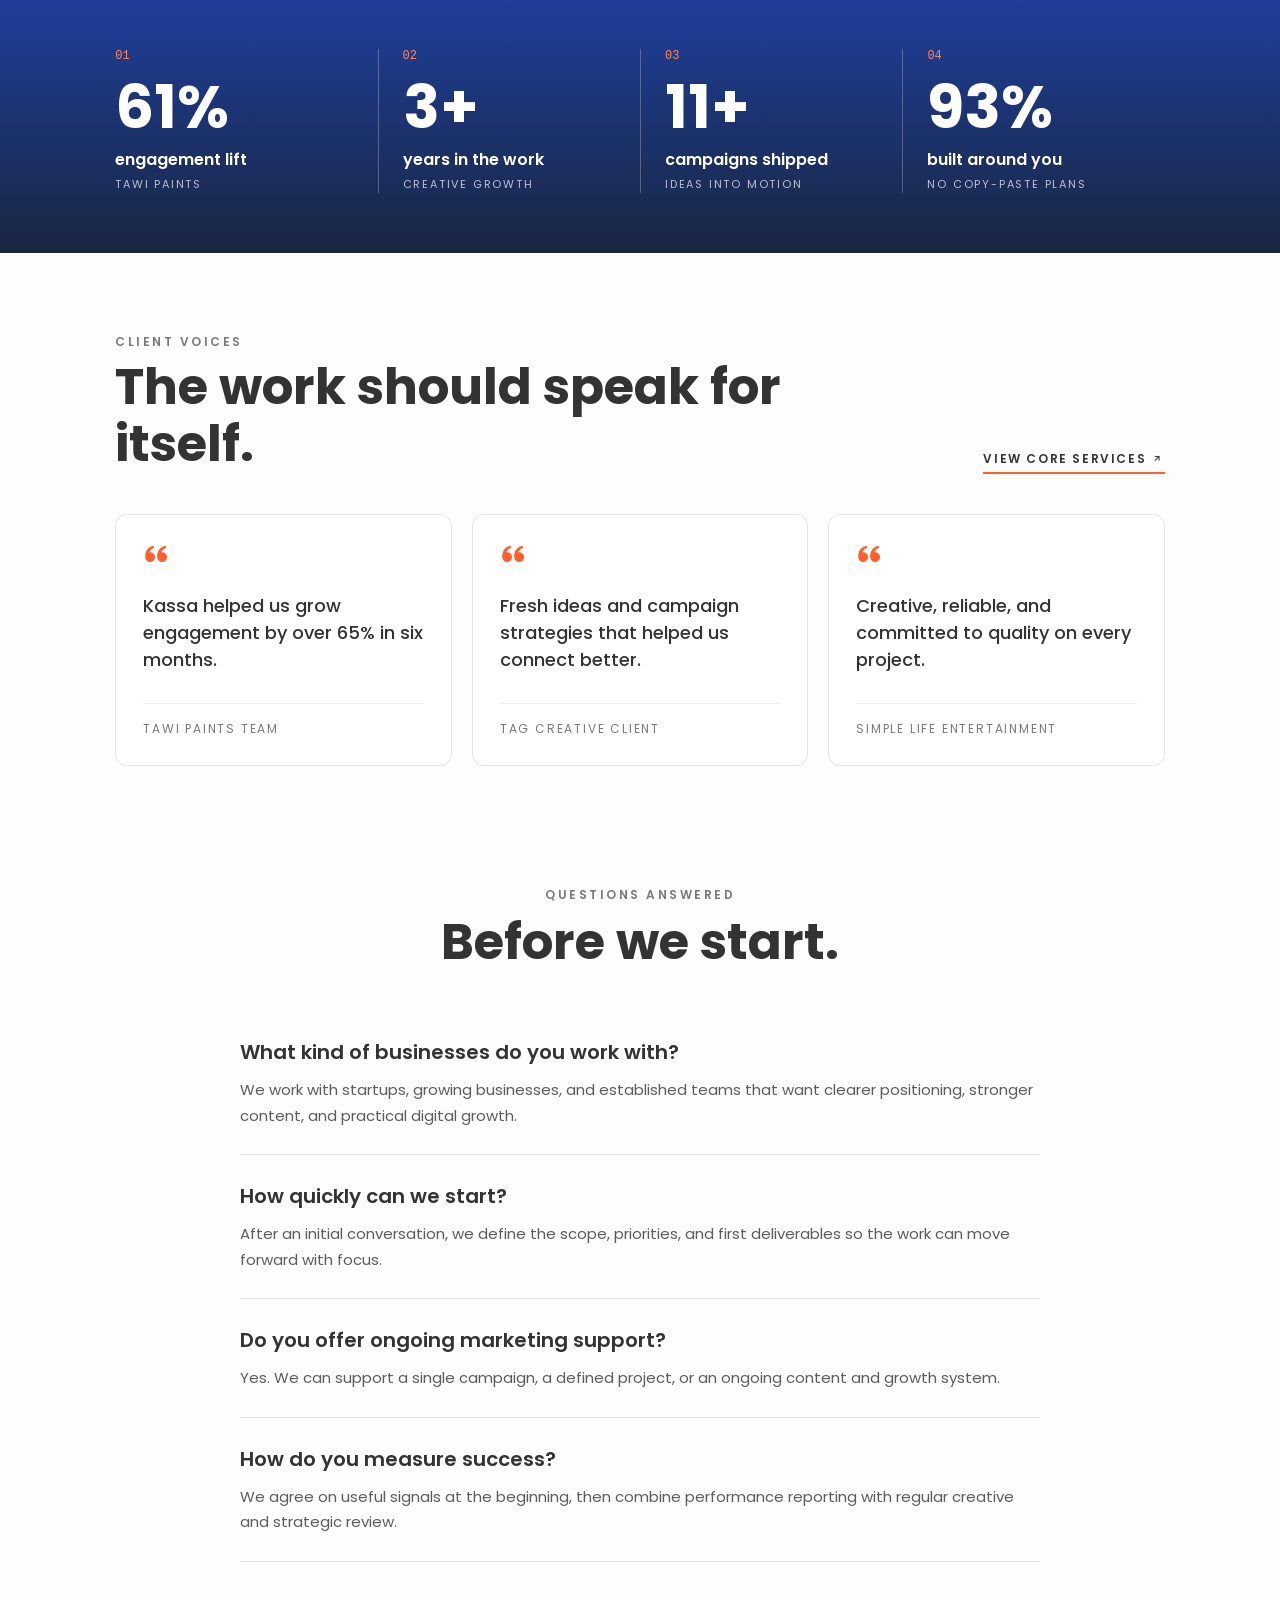
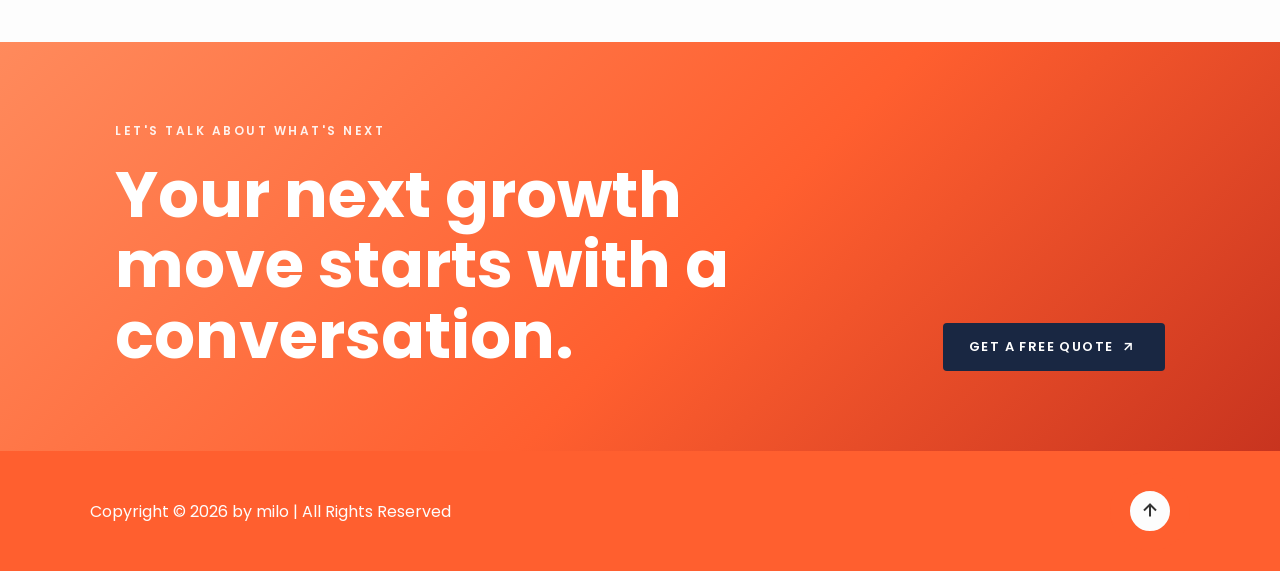
<file: about.html>
<!DOCTYPE html>
<html lang="en">
<head>
    <meta charset="UTF-8">
    <meta name="viewport" content="width=device-width, initial-scale=1.0">
    <meta name="description" content="Kassa Creative Ventures: a complete growth partner for modern businesses.">
    <meta name="theme-color" content="#fdfdfd">
    <script>
      /* Apply saved/system theme before first paint (prevents a flash of the wrong theme) */
      (function(){var t;try{t=localStorage.getItem('theme')}catch(e){}
      if(t!=='light'&&t!=='dark'){t=window.matchMedia&&matchMedia('(prefers-color-scheme: dark)').matches?'dark':'light'}
      document.documentElement.setAttribute('data-theme',t);})();
    </script>
    <title>About | Kassa Creative Ventures</title>
    <link rel="icon" type="image/svg+xml" href="images/logo.svg">
    <link rel="stylesheet" href="style.css">
    <link rel="preconnect" href="https://fonts.googleapis.com">
    <link rel="preconnect" href="https://fonts.gstatic.com" crossorigin>
    <link href="https://fonts.googleapis.com/css2?family=Poppins:wght@400;500;600;700&display=swap" rel="stylesheet">
    <link href='https://unpkg.com/boxicons@2.1.4/css/boxicons.min.css' rel='stylesheet'>
</head>
<body>

    <header class="header">
        <a href="index.html#home" class="logo" aria-label="Kassa Creative Ventures - home">
            <img src="images/logo.svg" alt="" width="40" height="40">
            <span class="logo-text">Kassa <b>Creative</b></span>
        </a>
        <nav class="nav-bar" id="nav" aria-label="Main">
            <a href="index.html#home">Home</a>
            <a href="index.html#about" class="active" aria-current="page">About</a>
            <a href="index.html#services">Services</a>
            <a href="index.html#rate-card">Rate Card</a>
            <a href="index.html#core-services">Core Services</a>
            <a href="index.html#team">Team</a>
            <a href="index.html#contact">Contact</a>
        </nav>
        <button type="button" class="icon-btn" id="darkMode-icon" aria-label="Switch to dark mode" aria-pressed="false">
            <i class='bx bx-moon' aria-hidden="true"></i><i class='bx bx-sun' aria-hidden="true"></i>
        </button>
        <button type="button" class="icon-btn" id="menu-icon" aria-label="Open menu" aria-expanded="false" aria-controls="nav">
            <i class='bx bx-menu' aria-hidden="true"></i>
        </button>
    </header>

    <main>
        <section class="ab-sec ab-first" id="top">
            <a href="index.html#about" class="ab-back"><i class='bx bx-left-arrow-alt' aria-hidden="true"></i> Back to home</a>
            <div class="ab-head">
                <div>
                    <p class="tm-kicker">What we bring together</p>
                    <h1>A complete growth partner for modern businesses.</h1>
                </div>
                <a href="index.html#services" class="sv-link ab-link">See all services <i class="bx bx-right-arrow-alt" aria-hidden="true"></i></a>
            </div>
            <div class="ab-cards">
                <article class="ab-card">
                    <div class="ab-card-top"><i class='bx bx-share-alt' aria-hidden="true"></i><i class='bx bx-up-arrow-alt ab-arrow' aria-hidden="true"></i></div>
                    <h2>Social media marketing</h2>
                    <p>Build a visible, trusted presence with consistent content, community management, and campaigns that keep your audience engaged.</p>
                </article>
                <article class="ab-card">
                    <div class="ab-card-top"><i class='bx bx-palette' aria-hidden="true"></i><i class='bx bx-up-arrow-alt ab-arrow' aria-hidden="true"></i></div>
                    <h2>Branding and design</h2>
                    <p>Create a visual identity and campaign language that makes your business easier to recognise and remember.</p>
                </article>
                <article class="ab-card">
                    <div class="ab-card-top"><i class='bx bx-target-lock' aria-hidden="true"></i><i class='bx bx-up-arrow-alt ab-arrow' aria-hidden="true"></i></div>
                    <h2>Digital advertising</h2>
                    <p>Put focused campaigns in front of the right people across Meta and Google, with reporting that keeps spend accountable.</p>
                </article>
                <article class="ab-card">
                    <div class="ab-card-top"><i class='bx bx-globe' aria-hidden="true"></i><i class='bx bx-up-arrow-alt ab-arrow' aria-hidden="true"></i></div>
                    <h2>Websites and digital experiences</h2>
                    <p>Turn interest into action with responsive websites, landing pages, and digital tools built around your customer journey.</p>
                </article>
                <article class="ab-card">
                    <div class="ab-card-top"><i class='bx bx-bar-chart-alt-2' aria-hidden="true"></i><i class='bx bx-up-arrow-alt ab-arrow' aria-hidden="true"></i></div>
                    <h2>Analytics and reporting</h2>
                    <p>Understand what is working, what needs attention, and what the next smart experiment should be.</p>
                </article>
                <article class="ab-card">
                    <div class="ab-card-top"><i class='bx bx-video' aria-hidden="true"></i><i class='bx bx-up-arrow-alt ab-arrow' aria-hidden="true"></i></div>
                    <h2>Content creation</h2>
                    <p>Give your expertise a steady rhythm through useful, distinctive visuals, video, copy, and content systems.</p>
                </article>
            </div>
        </section>

        <section class="ab-sec ab-why" id="why">
            <figure class="ab-photo">
                <img src="images/partner.jpeg" alt="Planning ideas on a desk" loading="lazy" decoding="async" onerror="this.remove()">
                <figcaption>Ideas into something people can see</figcaption>
            </figure>
            <div class="ab-why-text">
                <p class="tm-kicker">Why clients choose Kassa</p>
                <h2>A partner who understands both the message and the metric.</h2>
                <ul class="ab-checks">
                    <li><i class="bx bx-check" aria-hidden="true"></i>Creative and strategic thinking in one team</li>
                    <li><i class="bx bx-check" aria-hidden="true"></i>Content systems built for consistency</li>
                    <li><i class="bx bx-check" aria-hidden="true"></i>Clear reporting and actionable insight</li>
                    <li><i class="bx bx-check" aria-hidden="true"></i>Flexible support shaped around your stage</li>
                </ul>
                <a href="#stats" class="sv-link ab-link-left">Why Kassa <i class="bx bx-up-arrow-alt" aria-hidden="true" style="transform:rotate(45deg)"></i></a>
            </div>
        </section>

        <section class="ab-stats" id="stats" aria-label="Kassa in numbers">
            <ul>
                <li><span class="ab-stat-no">01</span><p class="ab-stat-val"><b data-count="65">65</b>%</p><p class="ab-stat-label">engagement lift</p><p class="ab-stat-sub">TAWI Paints</p></li>
                <li><span class="ab-stat-no">02</span><p class="ab-stat-val"><b data-count="3">3</b>+</p><p class="ab-stat-label">years in the work</p><p class="ab-stat-sub">Creative growth</p></li>
                <li><span class="ab-stat-no">03</span><p class="ab-stat-val"><b data-count="12">12</b>+</p><p class="ab-stat-label">campaigns shipped</p><p class="ab-stat-sub">Ideas into motion</p></li>
                <li><span class="ab-stat-no">04</span><p class="ab-stat-val"><b data-count="100">100</b>%</p><p class="ab-stat-label">built around you</p><p class="ab-stat-sub">No copy-paste plans</p></li>
            </ul>
        </section>

        <section class="ab-sec" id="voices">
            <div class="ab-head">
                <div>
                    <p class="tm-kicker">Client voices</p>
                    <h2 class="ab-h2">The work should speak for itself.</h2>
                </div>
                <a href="index.html#core-services" class="sv-link ab-link">View core services <i class="bx bx-up-arrow-alt" aria-hidden="true" style="transform:rotate(45deg)"></i></a>
            </div>
            <div class="ab-voices">
                <figure class="ab-voice">
                    <i class="bx bxs-quote-alt-left" aria-hidden="true"></i>
                    <blockquote>Kassa helped us grow engagement by over 65% in six months.</blockquote>
                    <figcaption>TAWI Paints team</figcaption>
                </figure>
                <figure class="ab-voice">
                    <i class="bx bxs-quote-alt-left" aria-hidden="true"></i>
                    <blockquote>Fresh ideas and campaign strategies that helped us connect better.</blockquote>
                    <figcaption>Tag Creative client</figcaption>
                </figure>
                <figure class="ab-voice">
                    <i class="bx bxs-quote-alt-left" aria-hidden="true"></i>
                    <blockquote>Creative, reliable, and committed to quality on every project.</blockquote>
                    <figcaption>Simple Life Entertainment</figcaption>
                </figure>
            </div>
        </section>

        <section class="ab-sec ab-faq" id="faq">
            <p class="tm-kicker">Questions answered</p>
            <h2 class="ab-h2">Before we start.</h2>
            <div class="ab-faq-list">
                <div class="ab-faq-item">
                    <h3>What kind of businesses do you work with?</h3>
                    <p>We work with startups, growing businesses, and established teams that want clearer positioning, stronger content, and practical digital growth.</p>
                </div>
                <div class="ab-faq-item">
                    <h3>How quickly can we start?</h3>
                    <p>After an initial conversation, we define the scope, priorities, and first deliverables so the work can move forward with focus.</p>
                </div>
                <div class="ab-faq-item">
                    <h3>Do you offer ongoing marketing support?</h3>
                    <p>Yes. We can support a single campaign, a defined project, or an ongoing content and growth system.</p>
                </div>
                <div class="ab-faq-item">
                    <h3>How do you measure success?</h3>
                    <p>We agree on useful signals at the beginning, then combine performance reporting with regular creative and strategic review.</p>
                </div>
            </div>
        </section>

        <section class="ab-cta" id="next">
            <p class="ab-cta-kicker">Let's talk about what's next</p>
            <div class="ab-cta-row">
                <h2>Your next growth move starts with a conversation.</h2>
                <a href="index.html#contact" class="ab-cta-btn">Get a free quote <i class="bx bx-up-arrow-alt" aria-hidden="true" style="transform:rotate(45deg)"></i></a>
            </div>
        </section>
    </main>

    <footer class="footer">
        <div class="footer-text">
            <p>Copyright &copy; 2026 by milo | All Rights Reserved</p>
        </div>
        <div class="footer-icontop">
            <a href="#top" aria-label="Back to top"><i class='bx bx-up-arrow-alt'></i></a>
        </div>
    </footer>

    <script src="index.js"></script>
    <script>
      /* count the numbers up once when the stats band scrolls into view */
      (function(){
        var els=document.querySelectorAll('[data-count]');
        if(!els.length)return;
        var reduce=window.matchMedia&&matchMedia('(prefers-reduced-motion: reduce)').matches;
        if(reduce||!('IntersectionObserver' in window))return;
        els.forEach(function(e){e.textContent='0'});
        var io=new IntersectionObserver(function(entries){
          entries.forEach(function(en){
            if(!en.isIntersecting)return;
            io.unobserve(en.target);
            var el=en.target,end=+el.getAttribute('data-count'),t0=null;
            function step(ts){t0=t0||ts;var p=Math.min((ts-t0)/1400,1);el.textContent=Math.round(end*(1-Math.pow(1-p,3)));if(p<1)requestAnimationFrame(step)}
            requestAnimationFrame(step);
          });
        },{threshold:.4});
        els.forEach(function(e){io.observe(e)});
      })();
    </script>
</body>
</html>
</file>
<file: style.css>
*{
    margin: 0;
    padding: 0;
    box-sizing: border-box;
}
body{font-family:'Poppins', system-ui, -apple-system, 'Segoe UI', sans-serif;}

:root{
    --bg-color:#fdfdfd;
    --text-color:#333;
    --main-color:#ff5f2f;
    --white-color:#fdfdfd;
    --shadow-color:rgba(0, 0,0, .2);
}
html{
    font-size: 62.5%;
    overflow-x: hidden;
}

body{
    background: var(--bg-color);
    color: var(--text-color);
}

.header{
    position: fixed;
    top: 0;
    left: 0;
    width: 100%; 
    padding: 2rem 7%;
    background:transparent;
    display: flex;
    align-items: center;
    z-index: 100;
    transition: .5s;
}
.header.sticky {
    background: var(--bg-color);
    box-shadow: 0 .1rem 1rem var(--shadow-color);
}

.logo{
    font-size: 2.5rem;
    color: var(--main-color);
    font-weight: 600;
    cursor: default;
    margin-right: auto;
}

.nav-bar a{
    position: relative;
    font-size: 1.7rem;
    color: var(--white-color);
    font-weight: 500;
    margin-left: 3.5rem;
}

.header.sticky .nav-bar a{
    color: var(--text-color);
}

.header.sticky .nav-bar a.active{
    color: var(--main-color);
}


.nav-bar a.active::before{
    content: '';
    position: absolute;
    left: 0;
    bottom: -6px;
    width: 100%;
    height:.2rem;
    background: var(--white-color);
    
}

.header.sticky .nav-bar a::before{
    background: var(--main-color);
    opacity: .7;
}

#darkMode-icon{
    font-size:2.4rem;
    margin: 2rem;
    color: var(--white-color);
    cursor: pointer;

}

.header.sticky #darkMode-icon{
    color: var(--text-color);
    opacity: .9;
}

#menu-icon{
    font-size: 3.6rem;
    color: var(--text-color);
    display: none;
}

/* Home section */

section{
    min-height: 100vh;
    padding: 10rem 7% 2rem;
}

.home{
    display:flex;
    align-items: center;
}
 .home .home-content{
    max-width: 44rem;

}
.home-content h3{
    font-size: 3.2rem;
    font-weight: 700;
    line-height: .3;
}

.home-content h1{
    font-size: 4.6rem;
    font-weight: 700;
    margin-bottom: .3rem;
}
.home-content p{
    font-size: 1.6rem;
}

.home-content .social-media a{
    display: inline-flex;
    justify-content: center;
    align-items: center;
    width: 4rem;
    height: 4rem;
    background: transparent;
    border: .2rem solid var(--main-color);
    border-radius: 50%;
    box-shadow: 0 .2rem .5rem var(--shadow-color);
    font-size: 2rem;
    color: var(--main-color);
    margin: 2.5rem 1.5rem 3rem 0;
    transition: .5s ease;
}
.home-content .social-media a:hover{
    background: var(--main-color);
    color: var(--white-color);

}

.btn{
    display: inline-block;
    padding:1.2rem 2.8rem ;
    background: var(--main-color);
    border-radius: .6rem;
    box-shadow: 0 .2rem .5rem var(--shadow-color);
    font-size: 1.6rem;
    color: var(--white-color);
    letter-spacing: .1rem;
    font-weight: 600;
    border: .2rem solid transparent;
    transition: .5s ease;
}
.btn:hover{
    background: transparent;
    color: var(--main-color);
    border-color: var(--main-color);

}


.home .profession-container{
    position: absolute;
    top: 50%;
    right: 0;
    transform: translateY(-50%);
    width:768px;
    height:768px;
    overflow: hidden;
    pointer-events: none;
}
.home .profession-container .profession-box{
    position: absolute;
    top: 0;
    right: 0;
    width: 768px;
    height: 768px;
    border-radius: 50%;
    display: flex;
    justify-content: center;
    align-items: center;
}

.home .profession-box .profession{
    position: absolute;
    left: 0;
    display: flex;
    align-items: center;
    flex-direction: column;
    color: var(--main-color);
    transform: rotate(calc(360deg / 4 * var(--i)));
    transform-origin: 384px;
    background: var(--bg-color);
    padding: 13px 0;
}
.home .profession-box .profession:nth-child(1) i{
    margin-right: 15px;
}

.home .profession-box .profession:nth-child(2),
.home .profession-box .profession:nth-child(4) {
    padding-bottom: 20px;

}

.home .profession i{
    font-size: 3.8rem;
}

.home .profession h3{
    font-size: 3.2rem;
    line-height: 1;
    font-weight: 600;
}

       .home .profession-box .circle{
        width: 560px;
        height: 560px;
        
        border: 3px solid var(--main-color);
        border-radius: 50%;


}

.home .profession-container .overlay{
    position: absolute;
    top: 0;
    right: 0;
    width: 0;
    height: 0;
    border-top: 384px solid #192742;
    border-right: 384px solid #192742;
    border-bottom: 384px solid #192742;
    border-left: 384px solid transparent;
}

.home-img img {
    position: absolute;
    right: 4%;
    bottom: 0;
    width: 35%;
    height:78%;
    display: flex;
    justify-content: center;
    align-items: center;
    overflow: hidden;
    border-radius: 50%;


}


span{
    color: var(--main-color);
}

.about{
    display: flex;
    justify-content: center;
    align-items: center;
    gap: 4rem;
    
}
.about-img img{
    width: 400px;
    height: 400px;
    border-radius: 50%;
}

.heading{
    font-size: 4.5rem;
    text-align: center;

}

.about-content h2{
    text-align: left;
    line-height: 1.2;

}
.about-content h3{
    font-size: 2rem;

}

.about-content p{
    font-size: 1.6rem;
    margin: 2rem 0 3rem;
}



/* My services */
.services{
    min-height: auto;
    padding-bottom: 7rem;

}
.services h2{
    margin-bottom: 5rem;

}

.services .services-container{
    display: flex;
    justify-content: center;
    align-items: center;
    flex-wrap: wrap;
    gap: 2rem;
}
.services-container .services-box{
    flex: 1 1 30rem;
    background: var(--bg-color);
    padding: 3rem 2rem 4rem;
    border-radius: 2rem;
    box-shadow: 0 .1rem 5rem var(--shadow-color);
    text-align: center;
    border-top: .6rem solid #192742;
    border-bottom: .6rem solid #192742;
    transition: .5s ease;


}

.services-container .services-box:hover{
    box-shadow: 0 .1rem 2rem var(--shadow-color);
    transform: scale(1.02);
}

.services-box i{
    font-size: 7rem;
    color: var(--main-color);
}

.services-box h3{
    font-size: 2.6rem;
    transition: .5s ease;
}

.services-box:hover h3{
    color: var(--main-color);

}

.services-box p{
    font-size: 1.6rem;
    margin: 1rem 0 3rem;
}

/* Portfoliio designs */

.portfolio{
    padding-bottom: 10rem;

}
.portfolio h2{
    margin-bottom: 4rem;
}

.portfolio .portfolio-container{
    display: grid;
    grid-template-columns: repeat(3,1fr);
    align-items: center;
    gap: 2.5rem;
}

.portfolio-container .portfolio-box{
    position: relative;
    display: flex; 
    border-radius: 2rem;
    box-shadow: 0 0 1rem  rgba(0, 0,0, .1);
    overflow: hidden;


}

.portfolio-box img{
    width: 100%;
    transition: .5s ease;

}

.portfolio-box:hover img{
    transform: scale(1.1);
}

.portfolio-box .portfolio-layer{
    position: absolute;
    bottom: 0;
    left: 0;
    width: 100%;
    height: 100%;
    background-image: linear-gradient(rgba(0,0,0,1), var(--main-color));
    color: var(--white-color);
    display: flex;
    justify-content: center;
    flex-direction: column;
    text-align: center;
    padding: 0 4rem;
    opacity: 0;
    transition: .5s ease;

}

.portfolio-box:hover .portfolio-layer{
    opacity: 1;
}

.portfolio-layer h4{
    font-size: 3rem;
}
.portfolio-layer p{
    font-size: 1.6rem;
    margin: .3rem 0  1rem;
}

.portfolio-layer a{
    display: inline-flex;
    justify-content: center;
    align-items: center;
    width: 5rem;
    height: 5rem;
    background: var(--white-color);
    border-radius: 50%;
}

.portfolio-layer a i{
    font-size: 2rem;
    color: #333;

}


.contact h2{
    margin-bottom: 3rem;
}
.contact form{
    max-width: 70rem;
    margin: 1rem auto;
    text-align: center;
    margin-bottom: 3rem;
}

.contact form .input-box{
    display: flex;
    justify-content: space-between;
    flex-wrap: wrap;
}
.contact form .input-box input,
.contact form textarea{
    width:100%;
    padding: 1.5rem;
    font-size: 1.6rem;
    color: var(--text-color);
    background: var(--bg-color);
    border-radius: 8rem;
    margin:.7rem 0;
    box-shadow: 0 .1rem .5rem  var(--shadow-color);
}

.contact form .input-box input{
    width: 49%;
}
.contact form textarea{
    resize: none;
}
.contact form .btn{
    margin-top: 2rem;
    cursor: pointer;
}

.footer{
    display: flex;
    justify-content: space-between;
    align-items: center;
    flex-wrap: wrap;
    padding: 2rem 7%;
    background: var(--main-color);

}
.footer-text{
    font-size: 1.6rem;
    color: var(--white-color);
}
.footer-icontop a{
    display: inline-flex;
    justify-content: center;
    align-items: center;
    padding: .8rem;
    background: var(--white-color);
    border-radius: 8rem;
    border: 2rem solid var(--main-color);
    outline: .2rem solid transparent;
    transition: .5s ease;
}


.footer-icontop a:hover{
    outline-color: var(--white-color);

}

.footer-icontop a i{
    font-size: 2.4rem;
    color: #333;
}







/* =====================  Theme, header & responsive layer  ===================== */
:root{--surface-color:#fff;--header-bg:rgba(253,253,253,.88);--navy:#192742;--line-color:rgba(0,0,0,.1);color-scheme:light}
:root[data-theme="dark"]{--bg-color:#0e1320;--surface-color:#171f31;--text-color:#e6e9f1;--shadow-color:rgba(0,0,0,.55);--header-bg:rgba(14,19,32,.88);--navy:#26365f;--line-color:rgba(255,255,255,.12);color-scheme:dark}
html{scroll-behavior:smooth;-webkit-text-size-adjust:100%}
a{color:inherit;text-decoration:none}
button,input,textarea{font:inherit;border:none}
button{background:none;cursor:pointer;color:inherit}
:focus-visible{outline:.2rem solid var(--main-color);outline-offset:.3rem}
.sr-only{position:absolute;width:1px;height:1px;overflow:hidden;clip:rect(0 0 0 0);white-space:nowrap}
/* smooth theme switch: class is added only while toggling, so there is no animation on page load */
html.theme-transition,html.theme-transition *,html.theme-transition *::before,html.theme-transition *::after{transition:background-color .4s ease,color .4s ease,border-color .4s ease,box-shadow .4s ease,fill .4s ease!important}

/* header */
.header{padding:1.4rem 7%;gap:1rem;background:var(--header-bg);-webkit-backdrop-filter:blur(1rem);backdrop-filter:blur(1rem)}
.header.sticky{background:var(--header-bg)}
.nav-bar{display:flex;align-items:center}
.nav-bar a,.header.sticky .nav-bar a{color:var(--text-color);margin-left:clamp(1.6rem,2.4vw,3.5rem)}
.nav-bar a.active,.header.sticky .nav-bar a.active{color:var(--main-color)}
.nav-bar a::before,.nav-bar a.active::before,.header.sticky .nav-bar a::before{content:'';position:absolute;left:0;bottom:-6px;width:100%;height:.2rem;background:var(--main-color);opacity:.7;transform:scaleX(0);transition:transform .3s}
.nav-bar a:hover::before,.nav-bar a.active::before,.header.sticky .nav-bar a.active::before{transform:scaleX(1)}
.icon-btn{display:inline-flex;align-items:center;justify-content:center;padding:.6rem;border-radius:50%;line-height:1}
#darkMode-icon,.header.sticky #darkMode-icon{margin:0 0 0 1.6rem;font-size:2.6rem;color:var(--text-color);opacity:1}
#menu-icon{display:none;font-size:3.4rem;color:var(--text-color)}
#darkMode-icon .bx-sun{display:none}
:root[data-theme="dark"] #darkMode-icon .bx-moon{display:none}
:root[data-theme="dark"] #darkMode-icon .bx-sun{display:inline-block}

/* hero */
section{min-height:100vh;min-height:100svh}
.home{position:relative}
.home-content{position:relative;z-index:2}
.home-content h3{font-size:clamp(2.2rem,3vw,3.2rem);line-height:1.3}
.home-content h1{font-size:clamp(3.8rem,6vw,5.6rem);line-height:1.15}
.home .profession-container{transform-origin:right center}
.home .profession-container .overlay{border-top-color:var(--navy);border-right-color:var(--navy);border-bottom-color:var(--navy)}
.home-img img{width:35%;height:78%;object-fit:cover;object-position:top;display:block}

/* sections */
.heading{font-size:clamp(3.2rem,6vw,4.5rem)}
.about-img{flex:0 1 40rem;max-width:100%}
.about-img img{width:100%;height:auto;aspect-ratio:1;object-fit:cover;object-position:top;display:block}
.services-container .services-box{background:var(--surface-color);border-top:.6rem solid var(--navy);border-bottom:.6rem solid var(--navy)}
.portfolio-container .portfolio-box{display:block;aspect-ratio:4/5;background:var(--surface-color)}
.portfolio-box img{height:100%;object-fit:cover;object-position:top;display:block}
.portfolio-box:focus-within .portfolio-layer{opacity:1}
.portfolio-box .portfolio-layer{padding:0 clamp(2rem,3vw,4rem)}
.portfolio-layer h4{font-size:clamp(2.2rem,2.4vw,3rem)}
.contact .heading{margin-bottom:3rem}
.contact form .input-box input,.contact form textarea{background:var(--surface-color);color:var(--text-color)}
.contact form textarea{border-radius:3rem}
.contact form input:focus,.contact form textarea:focus{box-shadow:0 0 0 .2rem var(--main-color)}
::placeholder{color:var(--text-color);opacity:.55}
input:-webkit-autofill{-webkit-box-shadow:0 0 0 10rem var(--surface-color) inset;-webkit-text-fill-color:var(--text-color)}

/* scale the decorative profession ring on mid-size desktops */
@media (max-width:1499px){.home .profession-container{transform:translateY(-50%) scale(.82)}}
@media (max-width:1199px){.home .profession-container{transform:translateY(-50%) scale(.64)}}

/* tablet & mobile */
@media (max-width:991px){
  #menu-icon{display:inline-flex}
  .header{padding:1.2rem 5%}
  .nav-bar{position:absolute;top:100%;left:0;width:100%;flex-direction:column;align-items:stretch;padding:.5rem 5% 2rem;background:var(--bg-color);box-shadow:0 1rem 1.5rem var(--shadow-color);opacity:0;visibility:hidden;transform:translateY(-1rem);transition:opacity .3s,transform .3s,visibility 0s .3s}
  .nav-bar.open{opacity:1;visibility:visible;transform:none;transition-delay:0s}
  .nav-bar a,.header.sticky .nav-bar a{margin:0;padding:1.3rem 0;font-size:1.8rem;border-bottom:.1rem solid var(--line-color)}
  .header .nav-bar a::before,.header.sticky .nav-bar a::before{display:none}
  section{padding:9rem 5% 3rem}
  .home{flex-direction:column;justify-content:center;text-align:center;gap:3rem;padding-top:11rem}
  .home .profession-container{display:none}
  .home-img{order:-1}
  .home-img img{position:static;width:min(28rem,70vw);height:auto;aspect-ratio:4/5;margin:0 auto;border:.4rem solid var(--main-color)}
  .home .home-content{max-width:60rem}
  .home-content .social-media a{margin:2rem .7rem 2.5rem}
  .about{flex-direction:column;text-align:center}
  .about-content h2{text-align:center}
  .portfolio .portfolio-container{grid-template-columns:repeat(2,1fr)}
}
@media (max-width:617px){
  .contact form .input-box input{width:100%}
  .portfolio .portfolio-container{grid-template-columns:1fr}
  .footer{flex-direction:column;gap:1.5rem;text-align:center}
  .services-container .services-box{flex-basis:100%}
}
/* touch screens have no hover: keep project captions visible */
@media (hover:none){
  .portfolio-box .portfolio-layer{opacity:1;top:auto;height:auto;padding:4rem 2rem 2rem;background-image:linear-gradient(transparent,rgba(0,0,0,.85))}
  .portfolio-layer p{display:none}
  .portfolio-layer h4{font-size:2.2rem}
}
@media (prefers-reduced-motion:reduce){html{scroll-behavior:auto}*,*::before,*::after{transition:none!important;animation:none!important}}

/* ===== Rotating profession circle (hero) ===== */
.home .profession-box{animation:rotate 12s linear infinite;will-change:transform}
@keyframes rotate{to{transform:rotate(-360deg)}}

/* ===== Portfolio cards: translucent images, centered arrow, hover reveal ===== */
.portfolio .portfolio-container .portfolio-box{border-radius:2rem;background:var(--surface-color);box-shadow:0 .8rem 2.4rem var(--shadow-color);transition:transform .45s ease,box-shadow .45s ease}
.portfolio .portfolio-container .portfolio-box:hover{transform:translateY(-.8rem);box-shadow:0 1.6rem 3.6rem var(--shadow-color)}
.portfolio .portfolio-box img{opacity:.5;filter:saturate(.85);transition:transform .7s ease,opacity .5s ease,filter .5s ease}
:root[data-theme="dark"] .portfolio .portfolio-box img{opacity:.6}
.portfolio .portfolio-box:hover img,.portfolio .portfolio-box:focus-within img{opacity:.3;transform:scale(1.1);filter:blur(2px) saturate(1)}

.portfolio .portfolio-box .portfolio-layer{align-items:center;justify-content:center;gap:1.2rem;padding:2.4rem clamp(2rem,3vw,3.6rem);opacity:0;transition:opacity .5s ease;
  background-image:linear-gradient(160deg,rgba(25,39,66,.88),rgba(255,95,47,.7));
  background-image:linear-gradient(160deg,color-mix(in srgb,var(--navy) 88%,transparent),color-mix(in srgb,var(--main-color) 70%,transparent))}
.portfolio .portfolio-box:hover .portfolio-layer,.portfolio .portfolio-box:focus-within .portfolio-layer{opacity:1}

.portfolio-layer h4,.portfolio-layer p,.portfolio-layer a{opacity:0;transform:translateY(2.4rem);transition:transform .5s ease,opacity .5s ease,background-color .3s ease}
.portfolio-box:hover .portfolio-layer h4,.portfolio-box:hover .portfolio-layer p,.portfolio-box:hover .portfolio-layer a,
.portfolio-box:focus-within .portfolio-layer h4,.portfolio-box:focus-within .portfolio-layer p,.portfolio-box:focus-within .portfolio-layer a{opacity:1;transform:none}
.portfolio-box:hover .portfolio-layer p,.portfolio-box:focus-within .portfolio-layer p{transition-delay:.1s}
.portfolio-box:hover .portfolio-layer a,.portfolio-box:focus-within .portfolio-layer a{transition-delay:.2s}

.portfolio-layer h4::after{content:'';display:block;width:4rem;height:.3rem;margin:.9rem auto 0;border-radius:.2rem;background:var(--white-color)}
.portfolio-layer p{margin:0;font-size:1.5rem;line-height:1.6}
.portfolio-layer a{width:5.6rem;height:5.6rem;flex-shrink:0;box-shadow:0 .6rem 1.6rem rgba(0,0,0,.3)}
.portfolio-box .portfolio-layer a:hover,.portfolio-box .portfolio-layer a:focus-visible{background:var(--main-color);transform:scale(1.12);transition-delay:0s}
.portfolio-layer a:hover i,.portfolio-layer a:focus-visible i{color:var(--white-color)}

/* touch screens (no hover): captions stay visible, arrow still centered */
@media (hover:none){
  .portfolio .portfolio-box .portfolio-layer{opacity:1;top:0;height:100%;padding:2.4rem 2rem;
    background-image:linear-gradient(160deg,rgba(25,39,66,.55),rgba(255,95,47,.45))}
  .portfolio-layer h4,.portfolio-layer a{opacity:1;transform:none}
}

/* ===== Header logo ===== */
.header .logo{display:inline-flex;align-items:center;gap:.9rem;margin-right:auto;cursor:pointer;color:var(--text-color)}
.logo img{width:4rem;height:4rem;flex-shrink:0;display:block}
.logo-text{font-size:1.9rem;font-weight:600;letter-spacing:.02rem;line-height:1;white-space:nowrap}
.logo-text b{font-weight:600;color:var(--main-color)}
@media (max-width:420px){.logo-text{font-size:1.6rem}.logo img{width:3.4rem;height:3.4rem}}

/* ===== Rate card ===== */
.rate-card{min-height:auto;padding-bottom:8rem}
.rc-eyebrow{font-size:1.2rem;font-weight:600;letter-spacing:.25rem;text-transform:uppercase;color:var(--main-color);text-align:center;margin-bottom:1.2rem}
.rc-intro{max-width:72rem;margin:0 auto 4.5rem;text-align:center}
.rc-intro .heading{line-height:1.15;margin-bottom:1.6rem}
.rc-intro p{font-size:1.7rem;line-height:1.7;opacity:.85}
.rc-note{max-width:110rem;margin:0 auto 1rem;padding-bottom:1.6rem;border-bottom:.1rem solid var(--line-color)}
.rc-note h3{font-size:1.2rem;font-weight:600;letter-spacing:.2rem;text-transform:uppercase;opacity:.65}
.rc-note p{font-size:1.5rem;margin-top:.4rem;opacity:.85}

.rc-list{max-width:110rem;margin:0 auto}
.rc-service{display:grid;grid-template-columns:minmax(22rem,1fr) minmax(0,1.6fr) auto;gap:3rem;align-items:start;padding:3.4rem 0;border-bottom:.1rem solid var(--line-color)}
.rc-label{display:inline-flex;align-items:center;gap:.7rem;font-size:1.2rem;font-weight:600;letter-spacing:.2rem;text-transform:uppercase;color:var(--main-color)}
.rc-label i{font-size:1.9rem}
.rc-info h3{font-size:clamp(2.4rem,2.6vw,3rem);line-height:1.2;margin:1rem 0 .6rem}
.rc-tag{font-size:1.3rem;font-weight:500;letter-spacing:.14rem;text-transform:uppercase;opacity:.65}
.rc-mpesa{display:inline-flex;align-items:center;gap:.5rem;margin-top:1.4rem;font-size:1.2rem;font-weight:500;letter-spacing:.1rem;text-transform:uppercase;opacity:.75}
.rc-mpesa i{font-size:1.6rem;color:var(--main-color)}

.rc-items{list-style:none}
.rc-items li{display:flex;justify-content:space-between;align-items:baseline;gap:2rem;padding:1.5rem 0;border-bottom:.1rem solid var(--line-color);transition:padding-left .3s ease,color .3s ease}
.rc-items li:first-child{padding-top:.4rem}
.rc-items li:last-child{border-bottom:none}
.rc-name{font-size:1.6rem;font-weight:500}
.rc-price{font-family:ui-monospace,SFMono-Regular,Menlo,Consolas,monospace;font-size:1.4rem;white-space:nowrap;opacity:.85}
.rc-items li:hover{padding-left:.8rem;color:var(--main-color)}

.rc-quote{display:inline-flex;align-items:center;gap:.6rem;padding:1.1rem 2rem;border:.15rem solid var(--text-color);border-radius:.4rem;font-size:1.2rem;font-weight:600;letter-spacing:.15rem;text-transform:uppercase;white-space:nowrap;transition:background-color .3s ease,color .3s ease,border-color .3s ease}
.rc-quote i{font-size:1.8rem}
.rc-quote:hover,.rc-quote:focus-visible{background:var(--main-color);border-color:var(--main-color);color:#fff}

.rc-custom{max-width:110rem;margin:6rem auto 0;display:flex;align-items:center;justify-content:space-between;gap:3rem;flex-wrap:wrap;padding:4rem clamp(2rem,4vw,5rem);border-radius:2rem;background:var(--surface-color);box-shadow:0 .8rem 2.4rem var(--shadow-color);border-left:.6rem solid var(--main-color)}
.rc-custom .rc-eyebrow{text-align:left;margin-bottom:1rem}
.rc-custom h3{font-size:clamp(2.6rem,3.6vw,4rem);line-height:1.2}

@media (max-width:991px){
  .rate-card{padding-bottom:5rem}
  .rc-service{grid-template-columns:1fr;gap:2rem;padding:3rem 0}
  .rc-quote{justify-self:start}
  .rc-custom{flex-direction:column;align-items:flex-start}
}
@media (max-width:480px){
  .rc-items li{flex-direction:column;align-items:flex-start;gap:.4rem}
  .rc-items li:hover{padding-left:0}
  .rc-custom .btn{width:100%;text-align:center}
}

/* the site-wide "span" rule is orange; keep rate-card text and logo text in the normal colour */
.rc-name,.rc-price,.logo-text{color:inherit}
.rc-custom h3 span{color:var(--main-color)}


/* ===== Hero portrait: arch shape, offset outline, soft colour wash ===== */
.home .home-img{
    position:absolute;
    right:4%;
    bottom:0;
    width:35%;
    height:78%;
    z-index:1;--arch:50%
}
.home .home-img::before{content:'';position:absolute;inset:0;transform:translate(-2.2rem,-1.8rem);border-radius:var(--arch);pointer-events:none}
.home .home-img::after{content:'';position:absolute;inset:0;border-radius:var(--arch);pointer-events:none;
  background:linear-gradient(180deg,rgba(255,95,47,0) 55%,rgba(25,39,66,.55) 100%),radial-gradient(circle at 85% 10%,rgba(255,95,47,.28),transparent 45%)}
.home .home-img img{position:relative;right:auto;bottom:auto;width:100%;height:100%;border-radius:var(--arch);object-fit:cover;object-position:30% 14%;display:block;
  background:linear-gradient(160deg,var(--main-color),var(--navy));box-shadow:0 2rem 5rem var(--shadow-color)}
@media (max-width:991px){
  .home .home-img{position:relative;right:auto;bottom:auto;width:min(28rem,70vw);height:auto;aspect-ratio:4/5;margin:0 auto}
  .home .home-img::before{transform:translate(-1.2rem,-1rem)}
  .home .home-img img{aspect-ratio:auto;border:0;margin:0}
}

/* ===== Team ===== */
.team{min-height:auto;padding-bottom:8rem}
.tm-head{max-width:110rem;margin:0 auto;display:flex;justify-content:space-between;align-items:flex-end;gap:3rem;flex-wrap:wrap;padding-bottom:2rem;border-bottom:.1rem solid var(--line-color)}
.tm-kicker{font-size:1.2rem;font-weight:600;letter-spacing:.25rem;text-transform:uppercase;opacity:.65;margin-bottom:.8rem}
.tm-head h3,.tm-values-head h3{font-size:clamp(2.6rem,3.4vw,3.8rem);line-height:1.2}
.tm-side{max-width:30rem;font-size:1.4rem;line-height:1.6;opacity:.8;text-align:right}

.tm-list{max-width:110rem;margin:0 auto}
.tm-member{display:grid;grid-template-columns:4rem 11rem minmax(0,1fr) auto;gap:2.4rem;align-items:center;padding:3rem 0;border-bottom:.1rem solid var(--line-color)}
.tm-num{font-family:ui-monospace,SFMono-Regular,Menlo,Consolas,monospace;font-size:1.2rem;color:inherit;opacity:.55}
.tm-avatar{display:flex;align-items:center;justify-content:center;width:11rem;height:11rem;border-radius:.6rem;background:var(--surface-color);box-shadow:inset 0 0 0 .1rem var(--line-color);font-size:2.6rem;font-weight:700;color:var(--navy);transition:background-color .35s ease,color .35s ease,transform .35s ease}
:root[data-theme="dark"] .tm-avatar{color:var(--text-color)}
.tm-member:hover .tm-avatar,.tm-member:focus-within .tm-avatar{background:var(--main-color);color:#fff;transform:translateY(-.3rem)}
.tm-body h4{font-size:clamp(2.2rem,2.4vw,2.8rem);font-weight:600;line-height:1.2}
.tm-role{margin-top:.5rem;font-size:1.2rem;font-weight:500;letter-spacing:.16rem;text-transform:uppercase;opacity:.6}
.tm-bio{margin-top:1.4rem;max-width:60rem;font-size:1.5rem;line-height:1.7;opacity:.85}
.tm-links{display:flex;gap:.8rem}
.tm-links a{display:inline-flex;align-items:center;justify-content:center;width:3.8rem;height:3.8rem;border-radius:.6rem;background:var(--surface-color);box-shadow:inset 0 0 0 .1rem var(--line-color);font-size:1.9rem;transition:background-color .3s ease,color .3s ease}
.tm-links a:hover,.tm-links a:focus-visible{background:var(--main-color);color:#fff}

.tm-values{max-width:110rem;margin:7rem auto 0;display:grid;grid-template-columns:minmax(22rem,1fr) 2fr;gap:3rem;align-items:start}
.tm-values-list{list-style:none;display:grid;grid-template-columns:repeat(3,1fr);border-left:.1rem solid var(--line-color)}
.tm-values-list li{padding:0 2.4rem;border-right:.1rem solid var(--line-color)}
.tm-values-list h4{margin:1.2rem 0 1rem;font-size:2.2rem;font-weight:600}
.tm-values-list p{font-size:1.4rem;line-height:1.7;opacity:.8}
.team .rc-custom{margin-top:7rem}

@media (max-width:991px){
  .team{padding-bottom:5rem}
  .tm-side{text-align:left}
  .tm-member{grid-template-columns:9rem minmax(0,1fr);gap:1.8rem 2rem;align-items:start}
  .tm-member .tm-num{display:none}
  .tm-avatar{width:9rem;height:9rem;font-size:2.2rem}
  .tm-links{grid-column:2}
  .tm-values{grid-template-columns:1fr}
  .tm-values-list{grid-template-columns:1fr;border-left:none}
  .tm-values-list li{padding:2rem 0;border-right:none;border-bottom:.1rem solid var(--line-color)}
}
@media (max-width:480px){
  .tm-member{grid-template-columns:1fr}
  .tm-links{grid-column:auto}
}


/* ===== Home: smaller h3 ===== */
.home-content h3{
    font-size:1.5rem;
    line-height:1.35;
    margin-bottom:.8rem

}

/* ===== Contact: lead, details, note, FAQ ===== */
.contact{min-height:auto;padding-bottom:8rem}
.contact .ct-lead{max-width:70rem;margin:0 auto 4rem;text-align:center}
.ct-lead h3{font-size:clamp(2.6rem,3.6vw,3.8rem);line-height:1.2;margin-bottom:1.2rem}
.ct-lead p:last-child{font-size:1.6rem;line-height:1.7;opacity:.85}
.ct-lead h3 span{color:var(--main-color)}

.ct-info{max-width:70rem;margin:0 auto 4rem}
.ct-info h3{font-size:clamp(2.2rem,2.8vw,3rem);line-height:1.2}
.ct-info-text{margin-top:1.2rem;font-size:1.5rem;line-height:1.7;opacity:.85}
.ct-details{list-style:none;margin-top:2.4rem;display:grid;grid-template-columns:repeat(2,1fr);gap:0 3rem;border-top:.1rem solid var(--line-color)}
.ct-details li{display:flex;align-items:flex-start;gap:1.4rem;padding:1.8rem 0;border-bottom:.1rem solid var(--line-color)}
.ct-details i{font-size:2.2rem;color:var(--main-color);margin-top:.2rem}
.ct-label{font-size:1.1rem;font-weight:600;letter-spacing:.2rem;text-transform:uppercase;opacity:.6;margin-bottom:.4rem}
.ct-details a,.ct-value{font-size:1.5rem;color:inherit;overflow-wrap:anywhere}
.ct-details a:hover{color:var(--main-color)}
.ct-social{display:flex;gap:.8rem;margin-top:2rem}
.ct-social a{display:inline-flex;align-items:center;justify-content:center;width:4rem;height:4rem;border-radius:.6rem;background:var(--surface-color);box-shadow:inset 0 0 0 .1rem var(--line-color);font-size:2rem;transition:background-color .3s ease,color .3s ease}
.ct-social a:hover,.ct-social a:focus-visible{background:var(--main-color);color:#fff}

.ct-note{max-width:70rem;margin:0 auto 5rem;text-align:center;font-size:1.4rem;opacity:.7}

.ct-faq{max-width:110rem;margin:0 auto}
.ct-faq-head{display:flex;justify-content:space-between;align-items:flex-end;gap:2rem;flex-wrap:wrap;padding-bottom:2rem;border-bottom:.1rem solid var(--line-color)}
.ct-faq-head h3{font-size:clamp(2.6rem,3.4vw,3.8rem);line-height:1.2}
.ct-call{display:inline-flex;align-items:center;gap:.5rem;font-size:1.2rem;font-weight:600;letter-spacing:.16rem;text-transform:uppercase;transition:color .3s ease}
.ct-call:hover,.ct-call:focus-visible{color:var(--main-color)}
.ct-faq-grid{display:grid;grid-template-columns:repeat(2,1fr);gap:0 5rem}
.ct-faq-item{padding:2.6rem 0;border-bottom:.1rem solid var(--line-color)}
.ct-faq-item h4{font-size:1.9rem;font-weight:600;margin-bottom:1rem}
.ct-faq-item p{font-size:1.5rem;line-height:1.7;opacity:.8}

@media (max-width:991px){.contact{padding-bottom:5rem}}
@media (max-width:617px){
  .ct-details{grid-template-columns:1fr}
  .ct-faq-grid{grid-template-columns:1fr}
}


/* ===== Services (updated content, same card design) ===== */
.services{padding-bottom:8rem}
.services .heading{margin-bottom:1.6rem;line-height:1.15}
.sv-lead{max-width:60rem;margin:0 auto;text-align:center;font-size:1.7rem;line-height:1.7;opacity:.85}
.sv-link{display:flex;width:max-content;max-width:100%;align-items:center;gap:.5rem;margin:2rem auto 0;padding-bottom:.4rem;border-bottom:.2rem solid var(--main-color);font-size:1.2rem;font-weight:600;letter-spacing:.16rem;text-transform:uppercase;transition:color .3s ease}
.sv-link:hover,.sv-link:focus-visible{color:var(--main-color)}

.sv-partner{max-width:110rem;margin:6rem auto 5rem;display:grid;grid-template-columns:minmax(24rem,1fr) 1.4fr;gap:4rem;align-items:start;padding:4rem 0;border-top:.1rem solid var(--line-color);border-bottom:.1rem solid var(--line-color)}
.sv-partner h3{font-size:clamp(2.6rem,3.2vw,3.6rem);line-height:1.2}
.sv-partner-text{font-size:1.6rem;line-height:1.7;opacity:.85}
.sv-steps{list-style:none;display:flex;flex-wrap:wrap;gap:1rem 4rem;margin-top:2.4rem;font-size:1.5rem;font-weight:600}
.sv-steps .tm-num{margin-right:.6rem}

.sv-sub{max-width:110rem;margin:0 auto 3rem;font-size:clamp(2.6rem,3.4vw,3.8rem);line-height:1.2}

/* ten cards: three per row, the last one centred */
.services .services-container{display:grid;grid-template-columns:repeat(3,1fr);gap:2.4rem;align-items:stretch;max-width:110rem;margin:0 auto}
.services .services-container .services-box{flex:none;display:flex;flex-direction:column;align-items:center}
.services-container .services-box:last-child:nth-child(3n+1){grid-column:2}
.services-box i{font-size:6rem}
.services-box h3{font-size:clamp(2.1rem,1.9vw,2.4rem);line-height:1.25;margin-top:.6rem}
.services-box p{flex:1;font-size:1.5rem;line-height:1.7}

.services .rc-custom{margin-top:7rem}
.sv-cta-text{margin-top:1.2rem;max-width:56rem;font-size:1.5rem;line-height:1.7;opacity:.85}
.sv-outcome{max-width:110rem;margin:7rem auto 0;text-align:center}
.sv-outcome h3{max-width:80rem;margin:0 auto;font-size:clamp(2.8rem,4vw,4.4rem);line-height:1.2}
.sv-outcome h3 span{color:var(--main-color)}

@media (max-width:991px){
  .services{padding-bottom:5rem}
  .sv-partner{grid-template-columns:1fr;gap:2rem;margin:4rem auto 3.5rem}
  .services .services-container{grid-template-columns:repeat(2,1fr)}
  .services-container .services-box:last-child:nth-child(3n+1){grid-column:auto}
}
@media (max-width:617px){
  .services .services-container{grid-template-columns:1fr}
  .services .services-container .services-box{flex-basis:auto}
  .services .rc-custom{margin-top:5rem}
  .sv-outcome{margin-top:5rem}
}


/* ===== About page (about.html) ===== */
.ab-sec{min-height:auto;padding:8rem 9% 4rem}
.ab-first{padding-top:12rem}
.ab-sec>*{max-width:110rem;margin-left:auto;margin-right:auto}
.ab-back{display:inline-flex;align-items:center;gap:.4rem;margin-bottom:3rem;font-size:1.3rem;font-weight:600;letter-spacing:.1rem;text-transform:uppercase;opacity:.7;transition:color .3s ease,opacity .3s ease}
.ab-back i{font-size:2rem}
.ab-back:hover,.ab-back:focus-visible{color:var(--main-color);opacity:1}
.ab-head{display:flex;justify-content:space-between;align-items:flex-end;gap:3rem;flex-wrap:wrap;margin-bottom:4rem}
.ab-head h1,.ab-h2{font-size:clamp(3rem,4.4vw,5rem);line-height:1.15;max-width:72rem}
.ab-link{margin:0;flex-shrink:0}
.ab-link-left{margin:2.4rem 0 0}

.ab-cards{display:grid;grid-template-columns:repeat(3,1fr);gap:2rem}
.ab-card{display:flex;flex-direction:column;min-height:26rem;padding:2.6rem;border-radius:1.2rem;background:var(--surface-color);box-shadow:inset 0 0 0 .1rem var(--line-color);transition:transform .35s ease,box-shadow .35s ease}
.ab-card:hover{transform:translateY(-.5rem);box-shadow:inset 0 0 0 .1rem var(--main-color),0 1.2rem 3rem var(--shadow-color)}
.ab-card-top{display:flex;justify-content:space-between;align-items:center;margin-bottom:auto;padding-bottom:3.4rem}
.ab-card-top i{font-size:2.4rem;color:var(--main-color)}
.ab-card-top .ab-arrow{font-size:2rem;color:inherit;opacity:.5;transform:rotate(45deg)}
.ab-card h2{font-size:2.3rem;font-weight:600;line-height:1.2;margin-bottom:1rem}
.ab-card p{font-size:1.5rem;line-height:1.7;opacity:.8}

.ab-why{display:grid;grid-template-columns:1.1fr 1fr;gap:6rem;align-items:center;padding-top:6rem}
.ab-why>*{max-width:none;margin:0}
.ab-photo{position:relative;aspect-ratio:4/3;border-radius:1.4rem;overflow:hidden;background:linear-gradient(135deg,#2b4fa0,#192742 70%);box-shadow:0 1.2rem 3rem var(--shadow-color)}
.ab-photo img{position:absolute;inset:0;width:100%;height:100%;object-fit:cover}
.ab-photo figcaption{position:absolute;left:0;right:0;bottom:0;padding:3rem 2rem 1.8rem;background:linear-gradient(transparent,rgba(25,39,66,.85));color:#fff;font-size:1.2rem;font-weight:600;letter-spacing:.18rem;text-transform:uppercase}
.ab-why-text h2{font-size:clamp(2.8rem,3.6vw,4.2rem);line-height:1.2;margin:1rem 0 2.6rem}
.ab-checks{list-style:none}
.ab-checks li{display:flex;align-items:center;gap:1.4rem;padding:1rem 0;font-size:1.6rem}
.ab-checks i{display:inline-flex;align-items:center;justify-content:center;flex-shrink:0;width:2.4rem;height:2.4rem;border-radius:.4rem;background:var(--main-color);color:#fff;font-size:1.8rem}

.ab-stats{margin:4rem 0 0;padding:6rem 9%;background:linear-gradient(180deg,#1f3f9e,#192742);color:#fff}
.ab-stats ul{list-style:none;max-width:110rem;margin:0 auto;display:grid;grid-template-columns:repeat(4,1fr)}
.ab-stats li{padding:0 2.4rem;border-left:.1rem solid rgba(255,255,255,.25)}
.ab-stats li:first-child{padding-left:0;border-left:none}
.ab-stat-no{display:block;font-family:ui-monospace,SFMono-Regular,Menlo,Consolas,monospace;font-size:1.2rem;color:#ff8a5c}
.ab-stats p{color:#fff}
.ab-stat-val{margin-top:1.4rem;font-size:clamp(4rem,5vw,6rem);font-weight:700;line-height:1}
.ab-stat-val b{font-weight:700}
.ab-stat-label{margin-top:1rem;font-size:1.6rem;font-weight:600}
.ab-stat-sub{margin-top:.4rem;font-size:1.1rem;letter-spacing:.18rem;text-transform:uppercase;opacity:.7}

.ab-voices{display:grid;grid-template-columns:repeat(3,1fr);gap:2rem}
.ab-voice{display:flex;flex-direction:column;padding:2.8rem;border-radius:1.2rem;background:var(--surface-color);box-shadow:inset 0 0 0 .1rem var(--line-color)}
.ab-voice>i{font-size:2.6rem;color:var(--main-color)}
.ab-voice blockquote{margin:2.4rem 0 3rem;font-size:1.8rem;font-weight:500;line-height:1.5}
.ab-voice figcaption{margin-top:auto;padding-top:1.6rem;border-top:.1rem solid var(--line-color);font-size:1.2rem;letter-spacing:.18rem;text-transform:uppercase;opacity:.65}

.ab-faq{text-align:center}
.ab-faq .ab-h2{margin:1rem auto 4rem}
.ab-faq-list{max-width:80rem;text-align:left}
.ab-faq-item{padding:2.6rem 0;border-bottom:.1rem solid var(--line-color)}
.ab-faq-item h3{font-size:2rem;font-weight:600;margin-bottom:1rem}
.ab-faq-item p{font-size:1.5rem;line-height:1.7;opacity:.8}

.ab-cta{margin:4rem 0 0;padding:8rem 9%;background:linear-gradient(135deg,#ff8a5c,#ff5f2f 55%,#c8341f);color:#fff}
.ab-cta>*{max-width:110rem;margin-left:auto;margin-right:auto}
.ab-cta-kicker{font-size:1.2rem;font-weight:600;letter-spacing:.25rem;text-transform:uppercase;color:#fff;opacity:.9;margin-bottom:2rem}
.ab-cta-row{display:flex;justify-content:space-between;align-items:flex-end;gap:3rem;flex-wrap:wrap}
.ab-cta h2{max-width:70rem;font-size:clamp(3.4rem,5.4vw,6.4rem);line-height:1.1;color:#fff}
.ab-cta-btn{display:inline-flex;align-items:center;gap:.6rem;padding:1.4rem 2.6rem;border-radius:.4rem;background:#192742;color:#fff;font-size:1.3rem;font-weight:600;letter-spacing:.14rem;text-transform:uppercase;transition:transform .3s ease,background-color .3s ease}
.ab-cta-btn:hover,.ab-cta-btn:focus-visible{background:#0e1320;transform:translateY(-.3rem)}
.ab-cta-btn i{font-size:1.8rem}

@media (max-width:991px){
  .ab-sec{padding:6rem 5% 3rem}
  .ab-first{padding-top:10rem}
  .ab-cards,.ab-voices{grid-template-columns:repeat(2,1fr)}
  .ab-why{grid-template-columns:1fr;gap:3rem}
  .ab-stats{padding:5rem 5%}
  .ab-stats ul{grid-template-columns:repeat(2,1fr);gap:3rem 0}
  .ab-stats li:nth-child(odd){padding-left:0;border-left:none}
  .ab-cta{padding:6rem 5%}
}
@media (max-width:617px){
  .ab-cards,.ab-voices{grid-template-columns:1fr}
  .ab-card{min-height:auto}
  .ab-stats ul{grid-template-columns:1fr}
  .ab-stats li{padding:0 0 0 2rem}
  .ab-stats li:nth-child(odd){padding-left:2rem;border-left:.1rem solid rgba(255,255,255,.25)}
  .ab-cta-btn{width:100%;justify-content:center}
}

/* about page: keep the bands as tall as their content, align the back link */
.ab-stats,.ab-cta{min-height:auto}
.ab-back{display:flex;width:100%}


/* ===== Core services (replaces the old portfolio section) ===== */
.core{min-height:auto;padding-bottom:8rem}
.core-head{max-width:110rem;margin:0 auto 4rem;display:flex;justify-content:space-between;align-items:flex-end;gap:2rem;flex-wrap:wrap}
.core-title-h{font-size:clamp(3rem,4.6vw,5rem);line-height:1.12}
.core-count{font-size:1.1rem;font-weight:500;letter-spacing:.2rem;text-transform:uppercase;opacity:.6}
.core-grid{max-width:110rem;margin:0 auto;display:grid;grid-template-columns:repeat(3,minmax(0,1fr));gap:2.4rem;align-items:start}
.core-card{position:relative;overflow:hidden;border-radius:1.2rem;background:var(--surface-color);box-shadow:inset 0 0 0 .1rem var(--line-color);transition:transform .5s cubic-bezier(.2,.7,.2,1),box-shadow .5s ease,opacity .8s ease}
.core-card:hover,.core-card:focus-within{transform:translateY(-.6rem);box-shadow:inset 0 0 0 .1rem var(--main-color),0 1.4rem 3.2rem var(--shadow-color)}
.core-media{position:relative;aspect-ratio:16/10;overflow:hidden;background:linear-gradient(135deg,#2b4fa0,#192742)}
.core-card:nth-child(4n+2) .core-media{background:linear-gradient(135deg,#3a4466,#111a2e)}
.core-card:nth-child(4n+3) .core-media{background:linear-gradient(135deg,#ff8a5c,#b8432a 70%,#192742)}
.core-card:nth-child(4n) .core-media{background:linear-gradient(135deg,#4b7bff,#1f3f9e 65%,#0e1320)}
.core-media img{position:absolute;inset:0;width:100%;height:100%;object-fit:cover;transition:transform .8s cubic-bezier(.2,.7,.2,1)}
.core-card:hover .core-media img{transform:scale(1.06)}
.core-num{position:absolute;top:1.3rem;left:1.5rem;font-family:ui-monospace,SFMono-Regular,Menlo,Consolas,monospace;font-size:1.2rem;letter-spacing:.1rem;color:#fff;text-shadow:0 .1rem .6rem rgba(0,0,0,.5)}
.core-ico{position:absolute;right:1.4rem;bottom:1.2rem;font-size:2.4rem;color:#ff8a5c;filter:drop-shadow(0 .1rem .4rem rgba(0,0,0,.45))}
.core-body{padding:2.4rem}
.core-title{display:flex;justify-content:space-between;align-items:flex-start;gap:1.2rem}
.core-title h3{font-size:clamp(2rem,1.8vw,2.3rem);font-weight:600;line-height:1.25}
.core-arrow{flex-shrink:0;font-size:2rem;opacity:.5;transform:rotate(45deg);transition:transform .4s ease,opacity .4s ease,color .4s ease}
.core-card:hover .core-arrow{opacity:1;color:var(--main-color);transform:rotate(45deg) translate(.2rem,-.2rem)}
.core-body p{margin:1.2rem 0 2rem;font-size:1.5rem;line-height:1.7;opacity:.8}
.core-more{display:inline-flex;align-items:center;gap:.5rem;font-size:1.2rem;font-weight:600;letter-spacing:.16rem;text-transform:uppercase;transition:color .3s ease,gap .3s ease}
.core-more::after{content:'';position:absolute;inset:0}
.core-more i{font-size:1.8rem;transition:transform .3s ease}
.core-card:hover .core-more{color:var(--main-color);gap:.9rem}
.core-more:focus-visible{outline:none}
.core-card:focus-within{outline:.2rem solid var(--main-color);outline-offset:.2rem}

/* smooth reveal as the cards scroll into view (class added by index.js) */
.core-card.will-reveal{opacity:0;transform:translateY(3rem)}
.core-card.will-reveal.is-visible{opacity:1;transform:none;transition-delay:var(--d,0s)}
.core-card.will-reveal.is-visible:hover,.core-card.will-reveal.is-visible:focus-within{transform:translateY(-.6rem);transition-delay:0s}

@media (max-width:991px){
  .core{padding-bottom:5rem}
  .core-grid{grid-template-columns:repeat(2,minmax(0,1fr));gap:2rem}
}
@media (max-width:617px){
  .core-grid{grid-template-columns:1fr}
  .core-head{margin-bottom:2.6rem}
  .core-body{padding:2rem}
}
@media (prefers-reduced-motion:reduce){.core-card.will-reveal{opacity:1;transform:none}}
</file>
